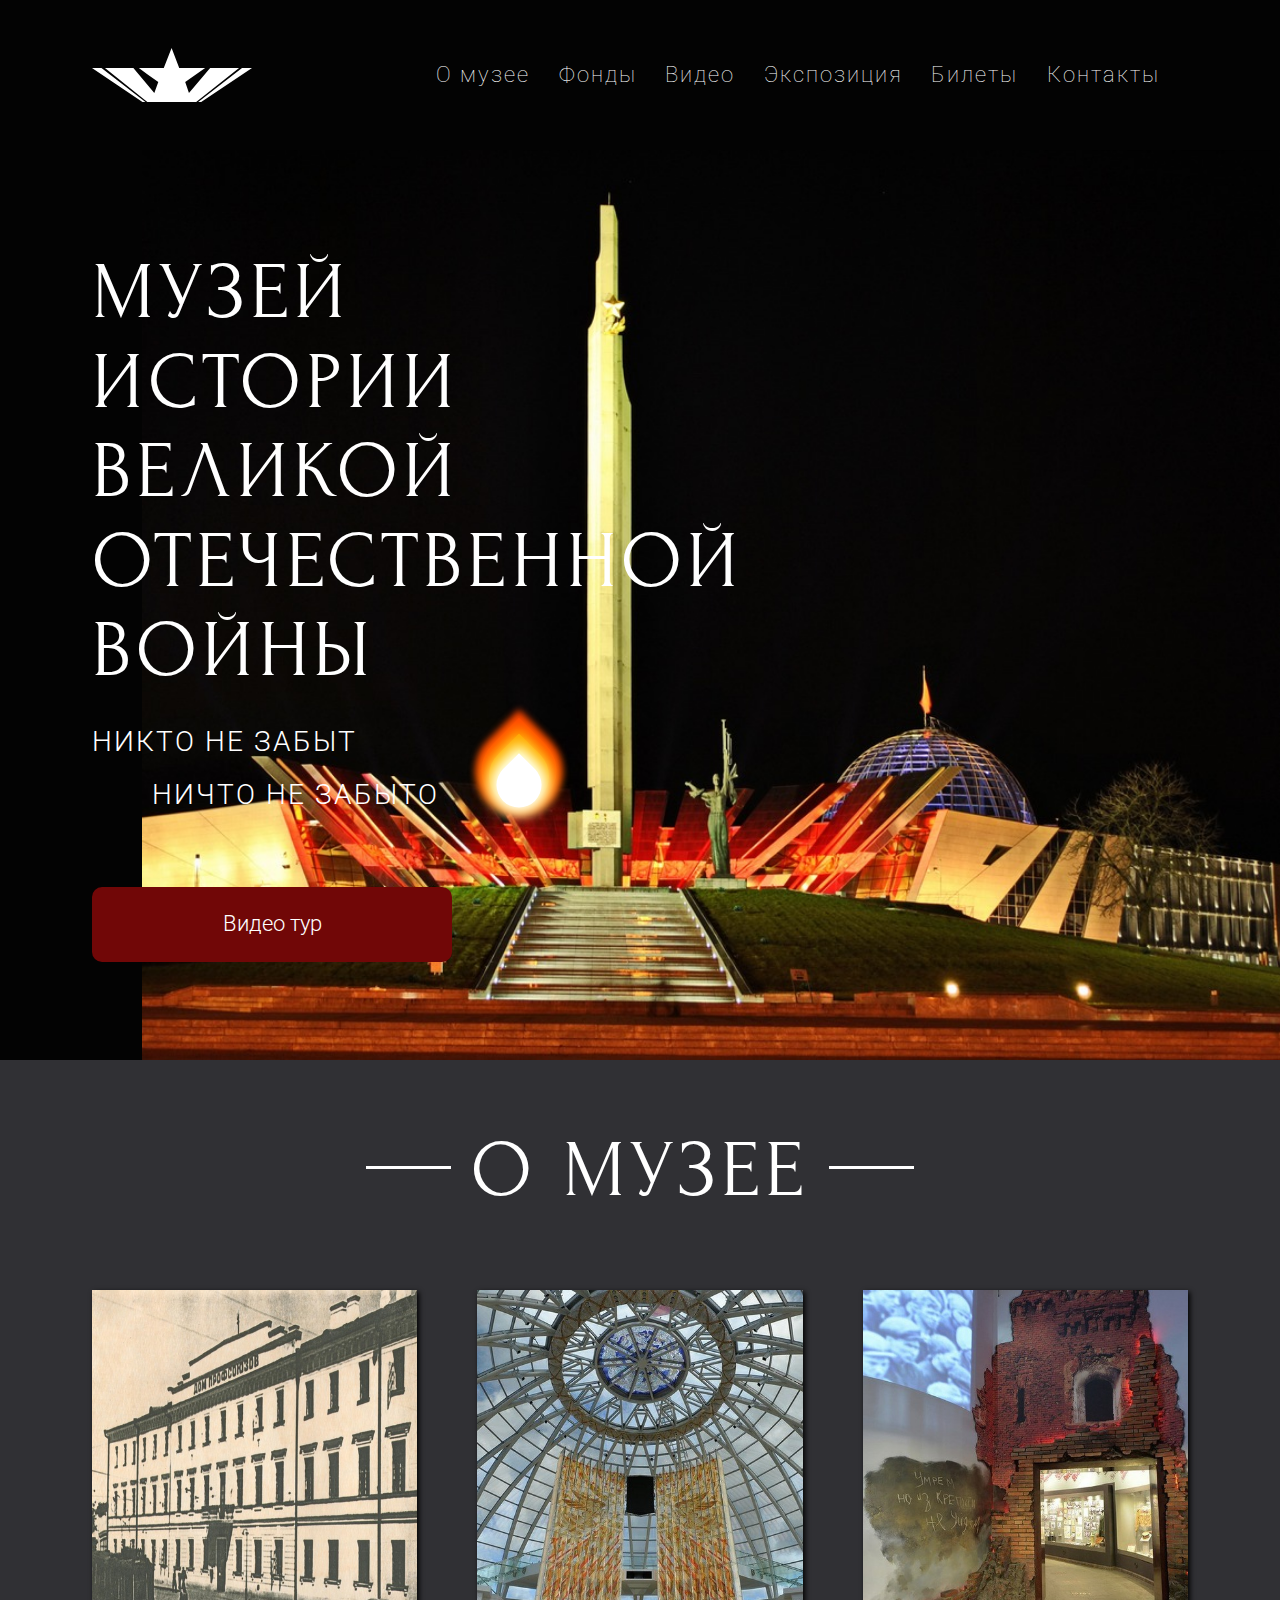
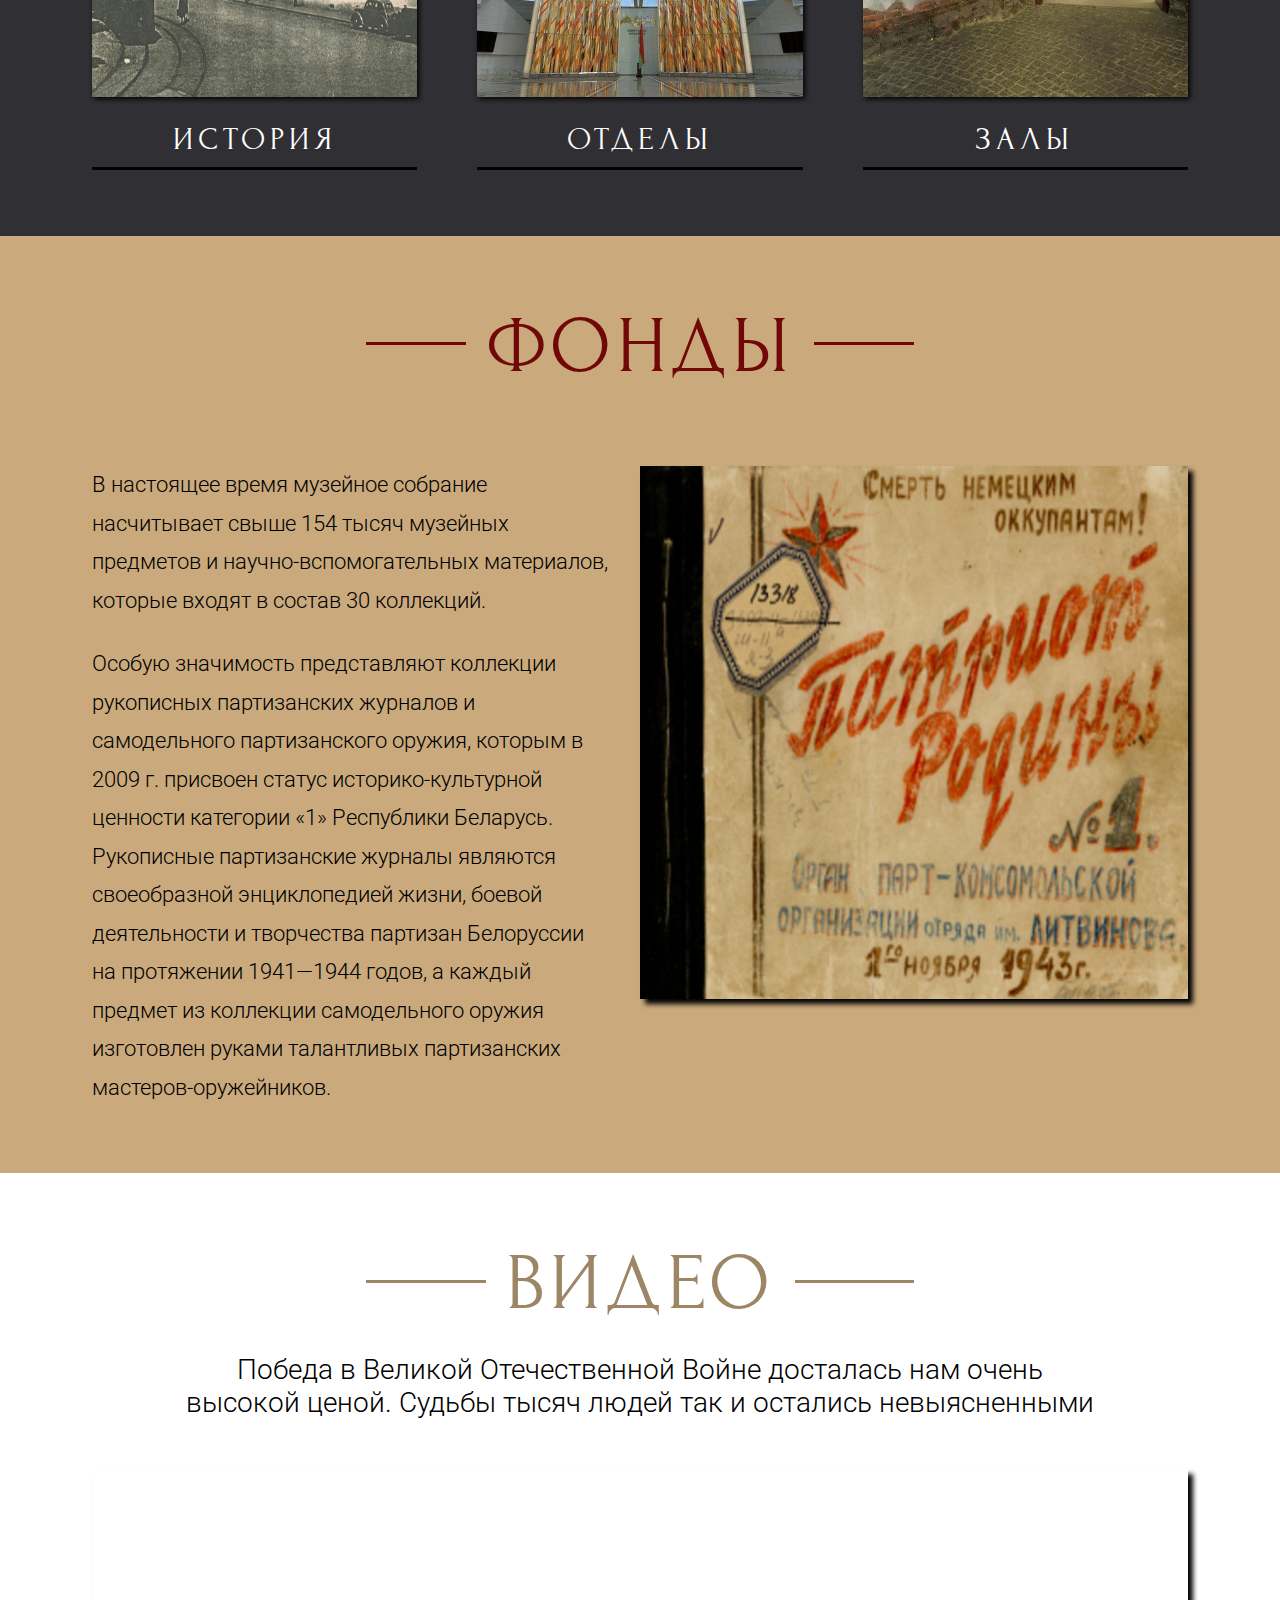
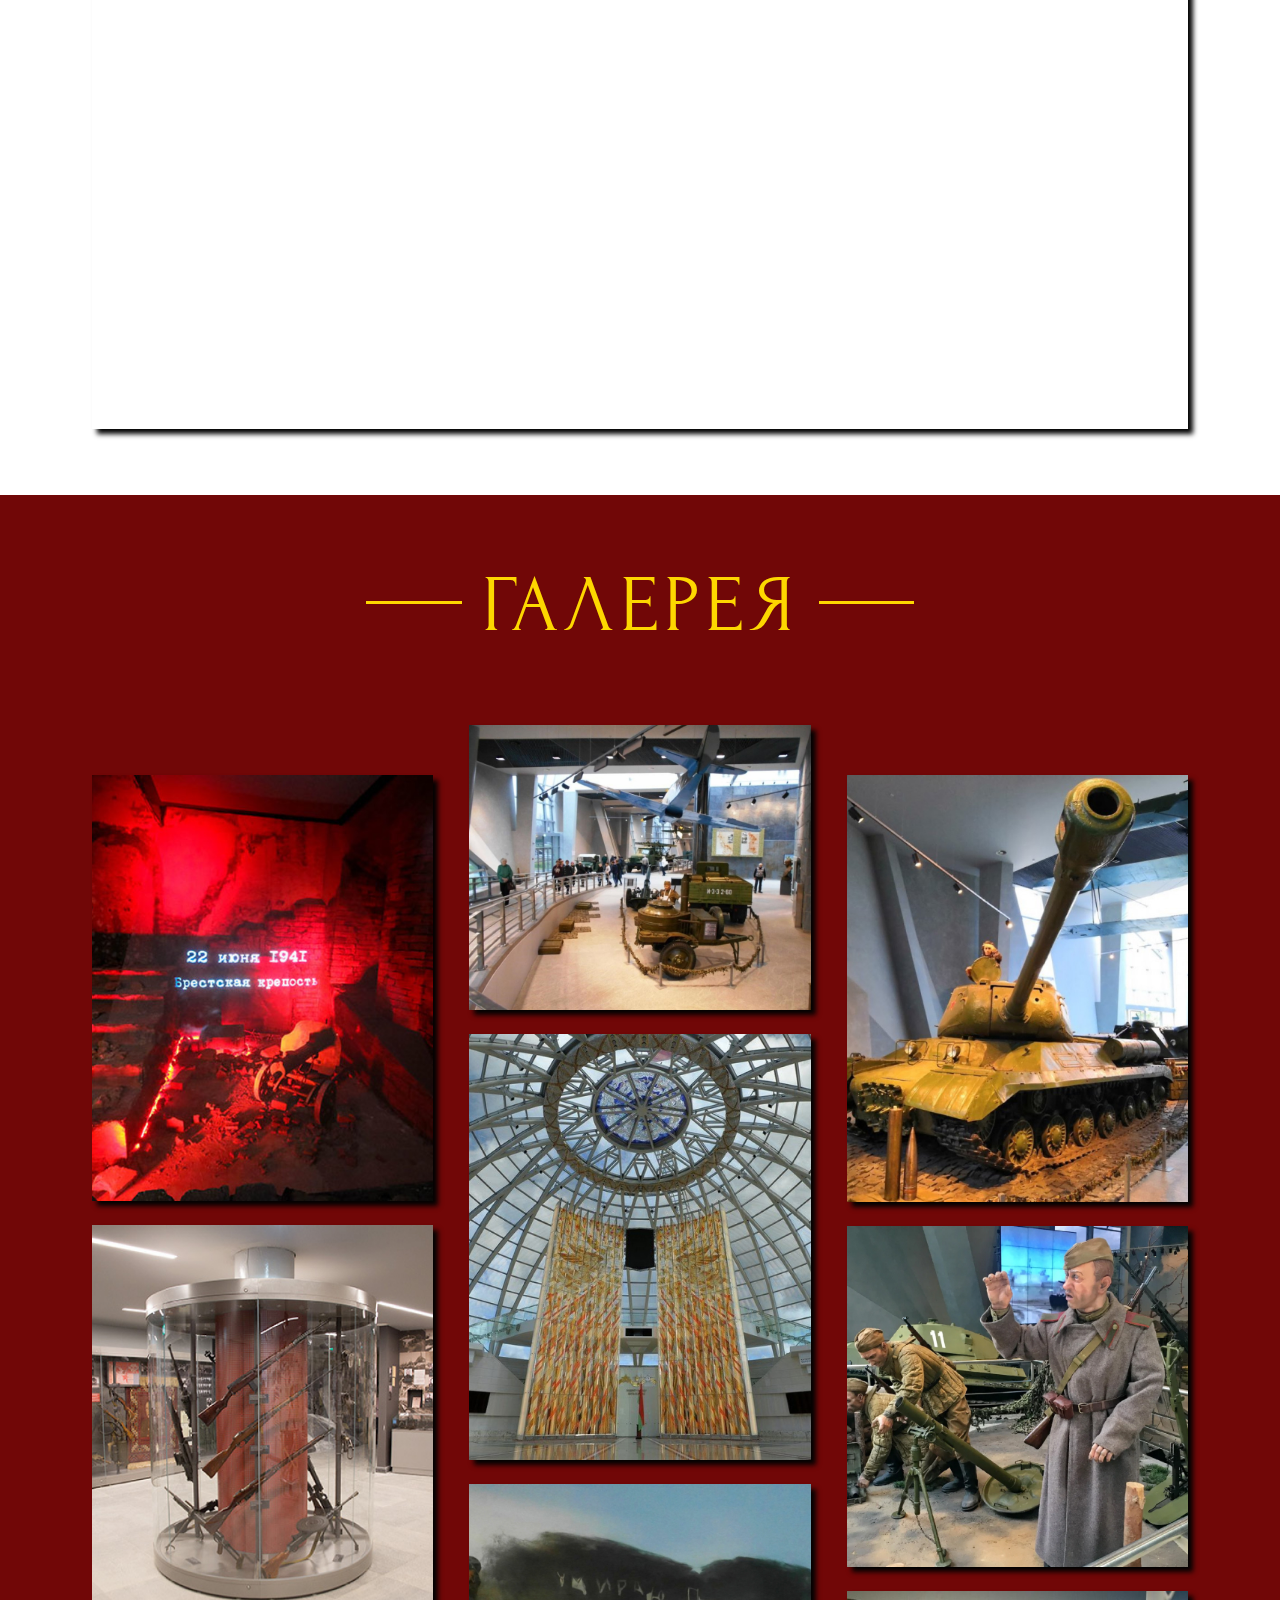
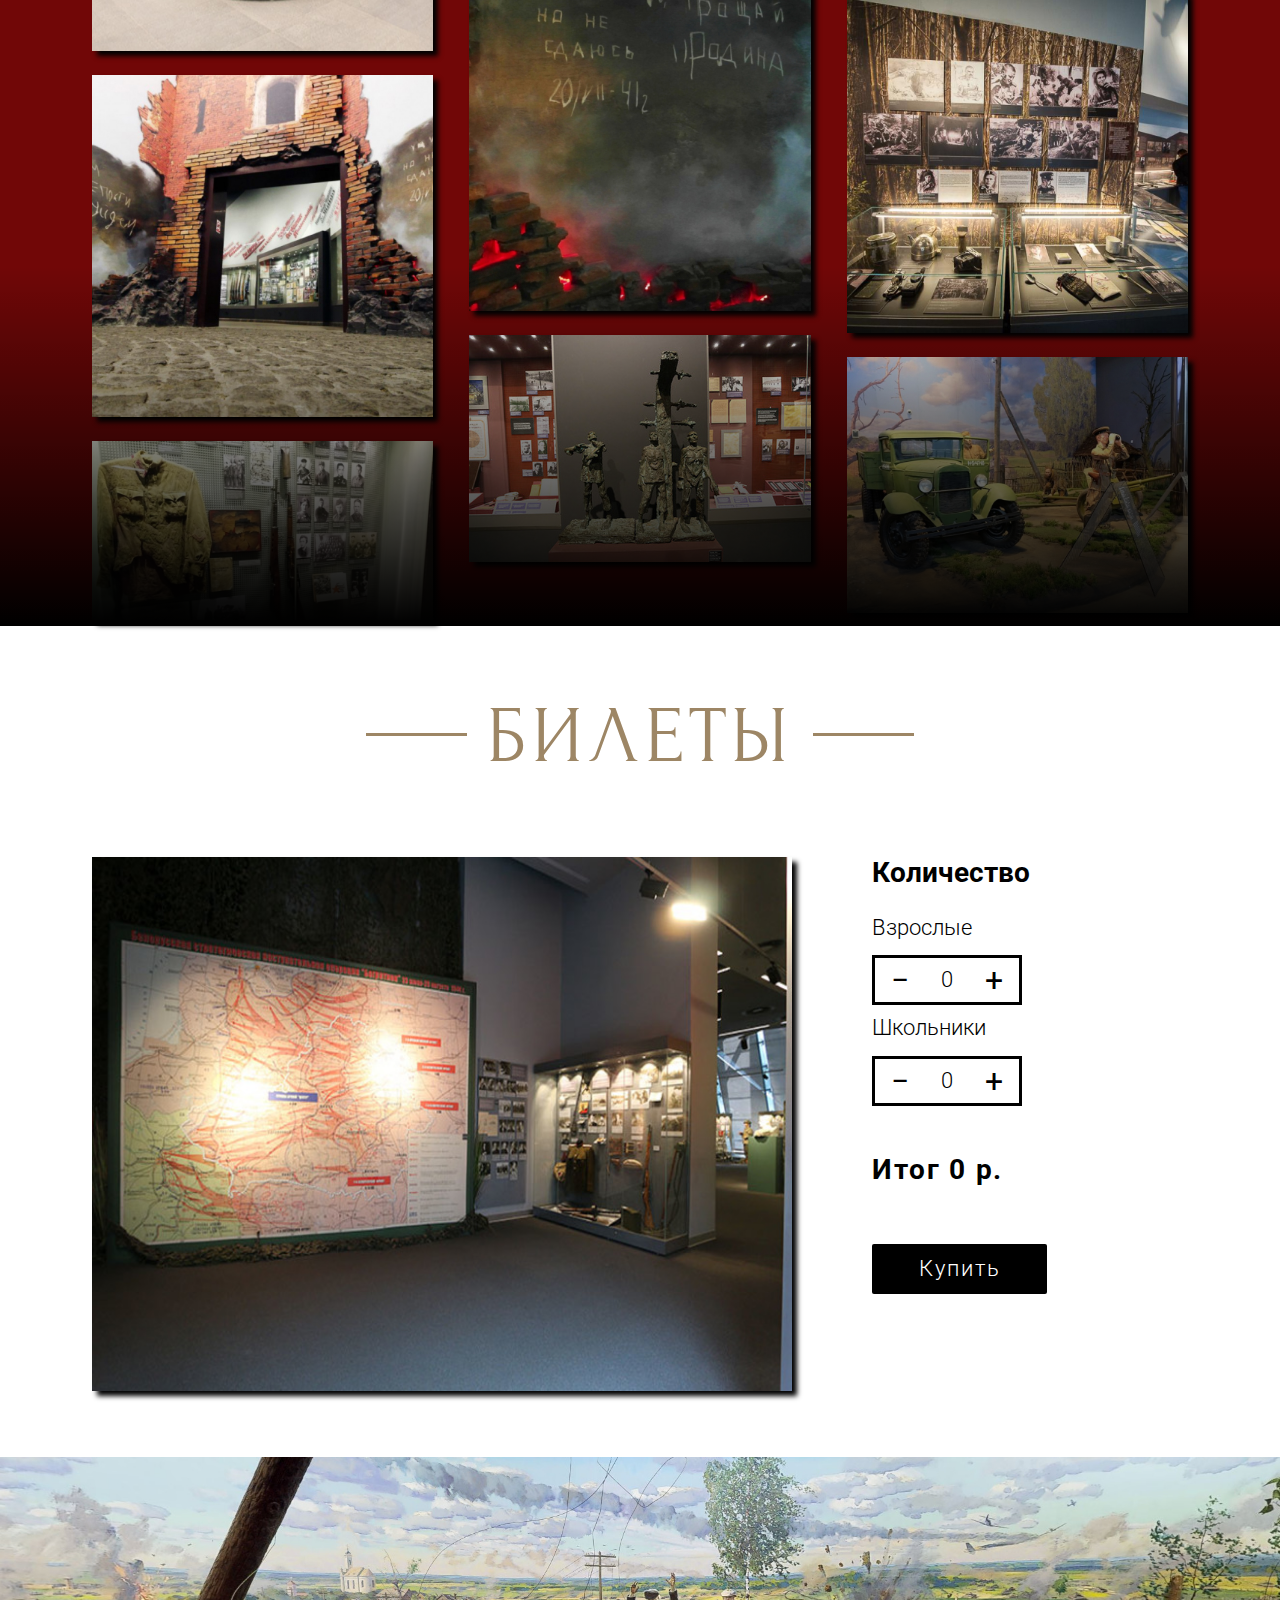
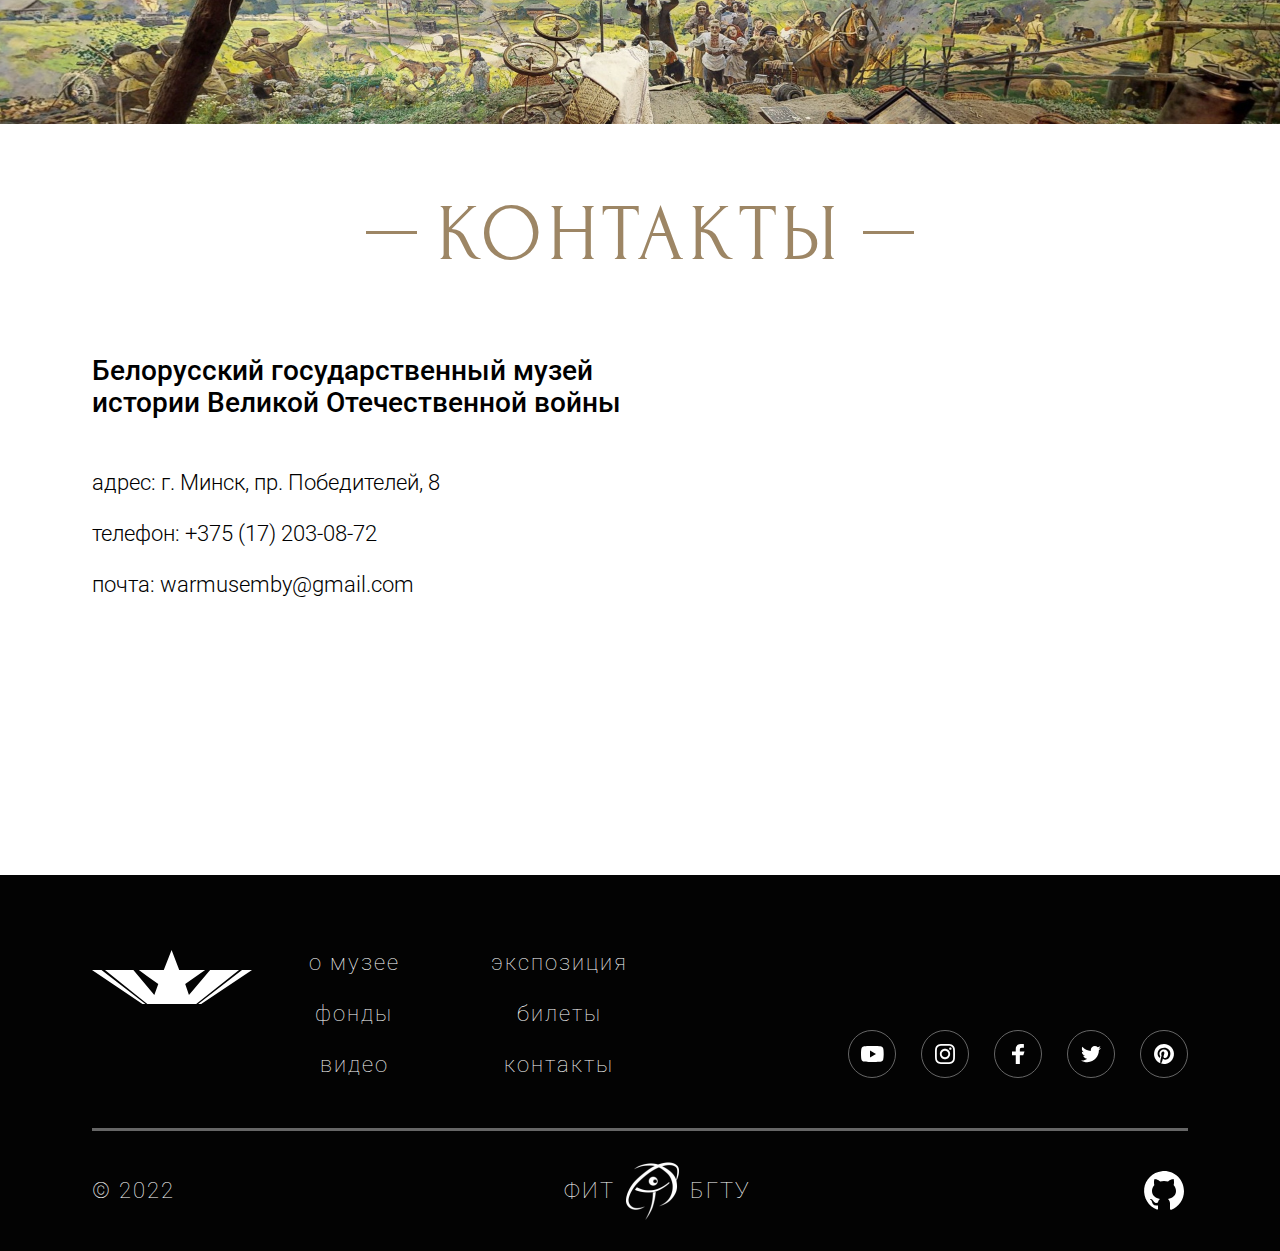
<file: warmuseum/index.html>
<!DOCTYPE html>
<html lang="ru">

<head>
	<meta charset="UTF-8" />
	<meta http-equiv="X-UA-Compatible" content="IE=edge" />
	<meta name="viewport" content="width=device-width, initial-scale=1.0" />
	<link rel="stylesheet" href="assets/css/style.css" />
	<link rel="icon" href="assets/favicon.ico" />
	<title>Главная страница</title>
</head>

<body>
	<div class="wrapper">
		<header class="header">
			<div class="header__container _container">
				<a href="#" class="logo">
					<svg class="logo-icon">
						<use xlink:href="assets/svg/sprite.svg#logo"></use>
					</svg>
				</a>
				<nav class="header__menu menu">
					<ul class="menu__list">
						<li class="menu__item">
							<a href="#museum" class="menu__link">О музее</a>
						</li>
						<li class="menu__item">
							<a href="#fonds" class="menu__link">Фонды</a>
						</li>
						<li class="menu__item">
							<a href="#video" class="menu__link">Видео</a>
						</li>
						<li class="menu__item">
							<a href="#exposition" class="menu__link">Экспозиция</a>
						</li>
						<li class="menu__item">
							<a href="#price" class="menu__link">Билеты</a>
						</li>
						<li class="menu__item">
							<a href="#contacts" class="menu__link">Контакты</a>
						</li>
					</ul>
				</nav>
				<div class="menu__icon">
					<span></span>
				</div>
			</div>
		</header>
		<main class="main">
			<section id="hero" class="hero">
				<div class="hero__container _container">
					<div class="hero__content">
						<h1 class="hero__title">музей истории великой отечественной войны</h1>
						<div class="hero__subtitle">
							<p class="hero__text">
								Никто не забыт
								<span>Ничто не забыто</span>
							</p>
							<div class="hero__animation">
								<div class="red flame"></div>
								<div class="orange flame"></div>
								<div class="yellow flame"></div>
								<div class="white flame"></div>
							</div>
						</div>
						<button class="hero__button">Видео тур</button>
					</div>
			</section>
			<section id="museum" class="museum">
				<div class="museum__container _box _container">
					<div class="museum__header header-block">
						<h2 class="header-block__title">о музее</h2>
					</div>
					<div class="museum__body">
						<div class="museum__column">
							<div class="museum__item">
								<a href="assets/html/history.html" class="museum__link">
									<img src="assets/img/museum_1.jpg" class="museum__image" alt="история музея">
									<h3 class="museum__subtitle">история</h3>
								</a>
							</div>
						</div>
						<div class="museum__column">
							<div class="museum__item">
								<a href="assets/html/departments.html" class="museum__link">
									<img src="assets/img/museum_2.jpg" class="museum__image" alt="отделы музея">
									<h3 class="museum__subtitle">отделы</h3>
								</a>
							</div>
						</div>
						<div class="museum__column">
							<div class="museum__item">
								<a href="assets/html/exposition.html" class="museum__link">
									<img src="assets/img/museum_3.jpg" class="museum__image" alt="история музея">
									<h3 class="museum__subtitle">залы</h3>
								</a>
							</div>
						</div>
					</div>
				</div>
			</section>
			<section id="fonds" class="fonds">
				<div class="fonds__container _box _container">
					<div class="fonds__header header-block">
						<h2 class="header-block__title">фонды</h2>
					</div>
					<div class="fonds__row">
						<div class="fonds__content">
							<p class="fonds__text-1">
								В настоящее время музейное собрание насчитывает свыше 154 тысяч музейных предметов и
								научно-вспомогательных материалов, которые входят в состав 30 коллекций.
							</p>
							<p class="fonds__text-2">
								Особую значимость представляют коллекции рукописных партизанских журналов и самодельного партизанского
								оружия, которым в 2009 г. присвоен статус историко-культурной ценности категории «1» Республики
								Беларусь. Рукописные партизанские журналы являются своеобразной энциклопедией жизни, боевой
								деятельности и творчества партизан Белоруссии на протяжении 1941—1944 годов, а каждый предмет из
								коллекции самодельного оружия изготовлен руками талантливых партизанских мастеров-оружейников.
							</p>
						</div>
						<div class="fonds__image_box">
							<img src="assets/img/fonds_1.jpg" class="fonds__image" alt="партизанский журнал">
						</div>
					</div>
				</div>
			</section>
			<section id="video" class="video">
				<div class="video__container _box _container">
					<div class="video__header header-block">
						<h2 class="header-block__title">Видео</h2>
					</div>
					<div class="video__content">
						<p class="video__desc">
							Победа в Великой Отечественной Войне досталась нам очень высокой ценой. Судьбы тысяч людей так и остались
							невыясненными
						</p>
						<div class="video__player">
							<iframe width="560" height="315" src="https://www.youtube.com/embed/0pkNwrj7H34"
								title="YouTube video player" frameborder="0"
								allow="accelerometer; autoplay; clipboard-write; encrypted-media; gyroscope; picture-in-picture"
								allowfullscreen></iframe>
						</div>
					</div>
				</div>
			</section>
			<section id="exposition" class="exposition">
				<div class="exposition__container _box _container">
					<div class="exposition__header header-block">
						<h2 class="header-block__title">галерея</h2>
					</div>
					<div class="exposition__body">
						<div class="exposition__items">
							<img class="exposition__img" src="assets/img/exposition_1.jpg" alt="экспонаты музея">
							<img class="exposition__img" src="assets/img/exposition_2.jpg" alt="экспонаты музея">
							<img class="exposition__img" src="assets/img/exposition_3.jpg" alt="экспонаты музея">
							<img class="exposition__img" src="assets/img/exposition_4.jpg" alt="экспонаты музея">
						</div>
						<div class="exposition__items">
							<img class="exposition__img" src="assets/img/exposition_5.jpg" alt="экспонаты музея">
							<img class="exposition__img" src="assets/img/exposition_6.jpg" alt="экспонаты музея">
							<img class="exposition__img" src="assets/img/exposition_7.jpg" alt="экспонаты музея">
							<img class="exposition__img" src="assets/img/exposition_8.jpg" alt="экспонаты музея">
						</div>
						<div class="exposition__items">
							<img class="exposition__img" src="assets/img/exposition_9.jpg" alt="экспонаты музея">
							<img class="exposition__img" src="assets/img/exposition_10.jpg" alt="экспонаты музея">
							<img class="exposition__img" src="assets/img/exposition_11.jpg" alt="экспонаты музея">
							<img class="exposition__img" src="assets/img/exposition_12.jpg" alt="экспонаты музея">
						</div>
					</div>
					<div class="exposition__shadow"></div>
				</div>
			</section>
			<section id="price" class="price">
				<div class="price__container _box _container">
					<div class="price__header header-block">
						<h2 class="header-block__title">билеты</h2>
					</div>
					<div class="price__row">
						<div class="price__image_box">
							<img src="assets/img/price_1.jpg" class="price__image" alt="экспозиция музея">
						</div>
						<div class="price__content">
							<p class="price__subtitle">Количество</p>
							<p class="price__desc">Взрослые</p>
							<div class="price__count">
								<button class="price__counter_btn" data-direction="minus">&#8722;</button>
								<span class="price__counter" data-price="9">0</span>
								<button class="price__counter_btn" data-direction="plus">&#43;</button>
							</div>
							<p class="price__desc">Школьники</p>
							<div class="price__count">
								<button class="price__counter_btn" data-direction="minus">&#8722;</button>
								<span class="price__counter" data-price="4.5">0</span>
								<button class="price__counter_btn" data-direction="plus">&#43;</button>
							</div>
							<p class="price__total">Итог <span class="price__total-count">0</span> р.</p>
							<button class="price__button">Купить</button>
						</div>
					</div>
				</div>
			</section>
			<div class="main__diarama_box">
				<img src="assets/img/diarama.jpg" class="main__diarama" alt="диарама обороны Минска">
			</div>
			<section id="contacts" class="contacts">
				<div class="contacts__container _box _container">
					<div class="contacts__header header-block">
						<h2 class="header-block__title">контакты</h2>
					</div>
					<div class="contacts__row">
						<div class="contacts__content">
							<p class="contacts__lead">
								Белорусский государственный музей истории Великой Отечественной войны
							</p>
							<span class="contacts__info">адрес: г. Минск, пр. Победителей, 8</span>
							<span class="contacts__info">телефон: +375 (17) 203-08-72</span>
							<span class="contacts__info">почта: warmusemby@gmail.com</span>
						</div>
						<div class="contacts__map">
							<iframe
								src="https://yandex.ru/map-widget/v1/?um=constructor%3Ab3268bdcedc9d9b8ac53f703e24ca516f6c71eaf5efde4a22216bd67ff386287&amp;source=constructor"
								width="600" height="450" frameborder="0"></iframe>
						</div>
					</div>
				</div>
			</section>
		</main>
		<footer class="footer">
			<div class="footer__container _container">
				<div class="footer__top">
					<div class="footer__menu">
						<div class="footer__menu_col">
							<a href="#" class="logo">
								<svg class="logo-icon">
									<use xlink:href="assets/svg/sprite.svg#logo"></use>
								</svg>
							</a>
						</div>
						<div class="footer__menu_col">
							<ul class="footer__menu_list">
								<li class="menu__item">
									<a href="#museum" class="menu__link">о музее</a>
								</li>
								<li class="menu__item">
									<a href="#fonds" class="menu__link">фонды</a>
								</li>
								<li class="menu__item">
									<a href="#video" class="menu__link">видео</a>
								</li>
							</ul>
						</div>
						<div class="footer__menu_col">
							<ul class="footer__menu_list">
								<li class="menu__item">
									<a href="#exposition" class="menu__link">экспозиция</a>
								</li>
								<li class="menu__item">
									<a href="#price" class="menu__link">билеты</a>
								</li>
								<li class="menu__item">
									<a href="#contacts" class="menu__link">контакты</a>
								</li>
							</ul>
						</div>
					</div>
					<div class="footer__social social">
						<ul class="social__list">
							<li class="social__item">
								<a href="#no_scroll" class="social__link">
									<svg class="social-icon">
										<use xlink:href="assets/svg/sprite.svg#youtube"></use>
									</svg>
								</a>
							</li>
							<li class="social__item">
								<a href="#no_scroll" class="social__link">
									<svg class="social-icon">
										<use xlink:href="assets/svg/sprite.svg#instagram"></use>
									</svg>
								</a>
							</li>
							<li class="social__item">
								<a href="#no_scroll" class="social__link">
									<svg class="social-icon">
										<use xlink:href="assets/svg/sprite.svg#facebook"></use>
									</svg>
								</a>
							</li>
							<li class="social__item">
								<a href="#no_scroll" class="social__link">
									<svg class="social-icon">
										<use xlink:href="assets/svg/sprite.svg#twitter"></use>
									</svg>
								</a>
							</li>
							<li class="social__item">
								<a href="#no_scroll" class="social__link">
									<svg class="social-icon">
										<use xlink:href="assets/svg/sprite.svg#pinterest"></use>
									</svg>
								</a>
							</li>
						</ul>
					</div>
				</div>
				<div class="footer__bottom">
					<div class="footer__row">
						<div class="footer__text">
							<span class="footer__text">© 2022</span>
						</div>
						<a href="https://it.belstu.by/" class="footer__caption">
							ФИТ
							<img src="assets/img/facultet_logo.png" class="footer__caption_img" alt="ФИТ БГТУ">
							БГТУ
						</a>
						<a href="https://github.com/Yauheni2004" class="github-logo">
							<svg class="github-logo-icon">
								<use xlink:href="assets/svg/sprite.svg#github"></use>
							</svg>
						</a>
					</div>
				</div>
			</div>
		</footer>
	</div>
	<script src="assets/js/index.js"></script>
</body>

</html>
</file>
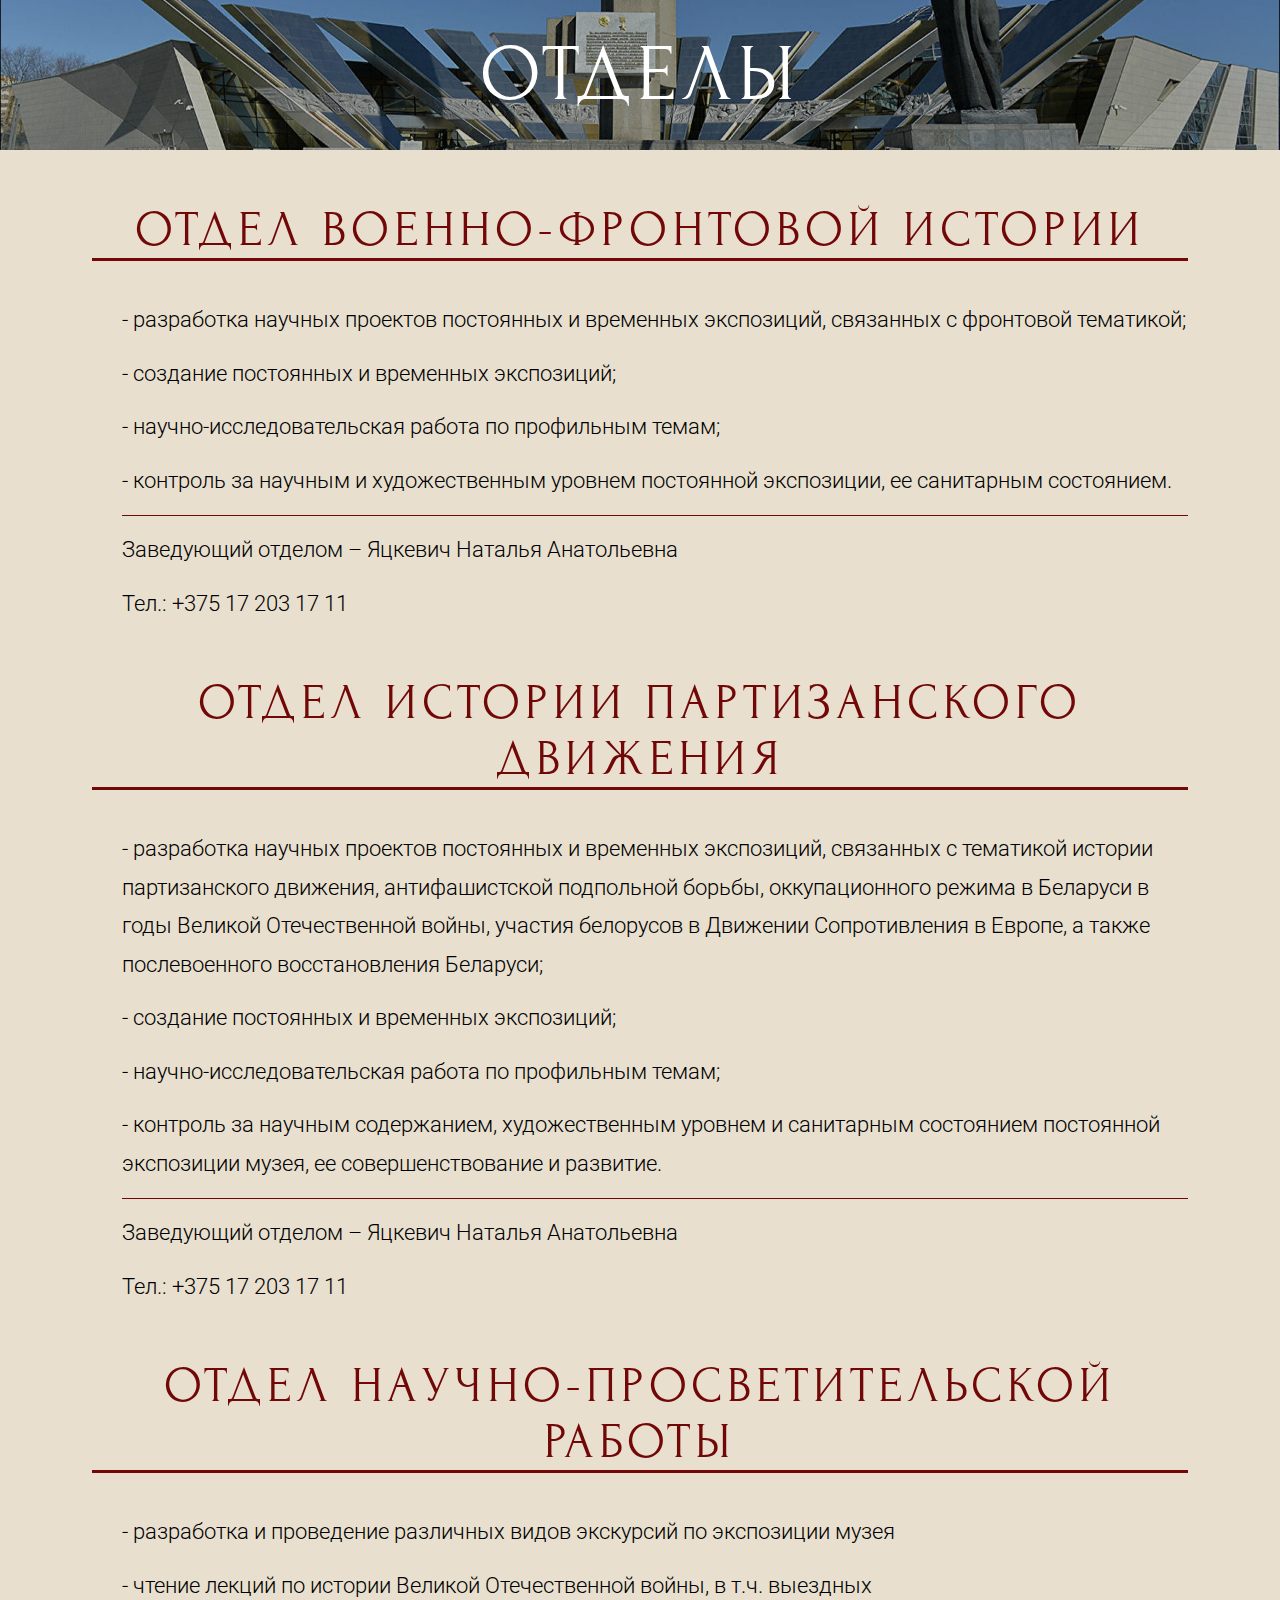
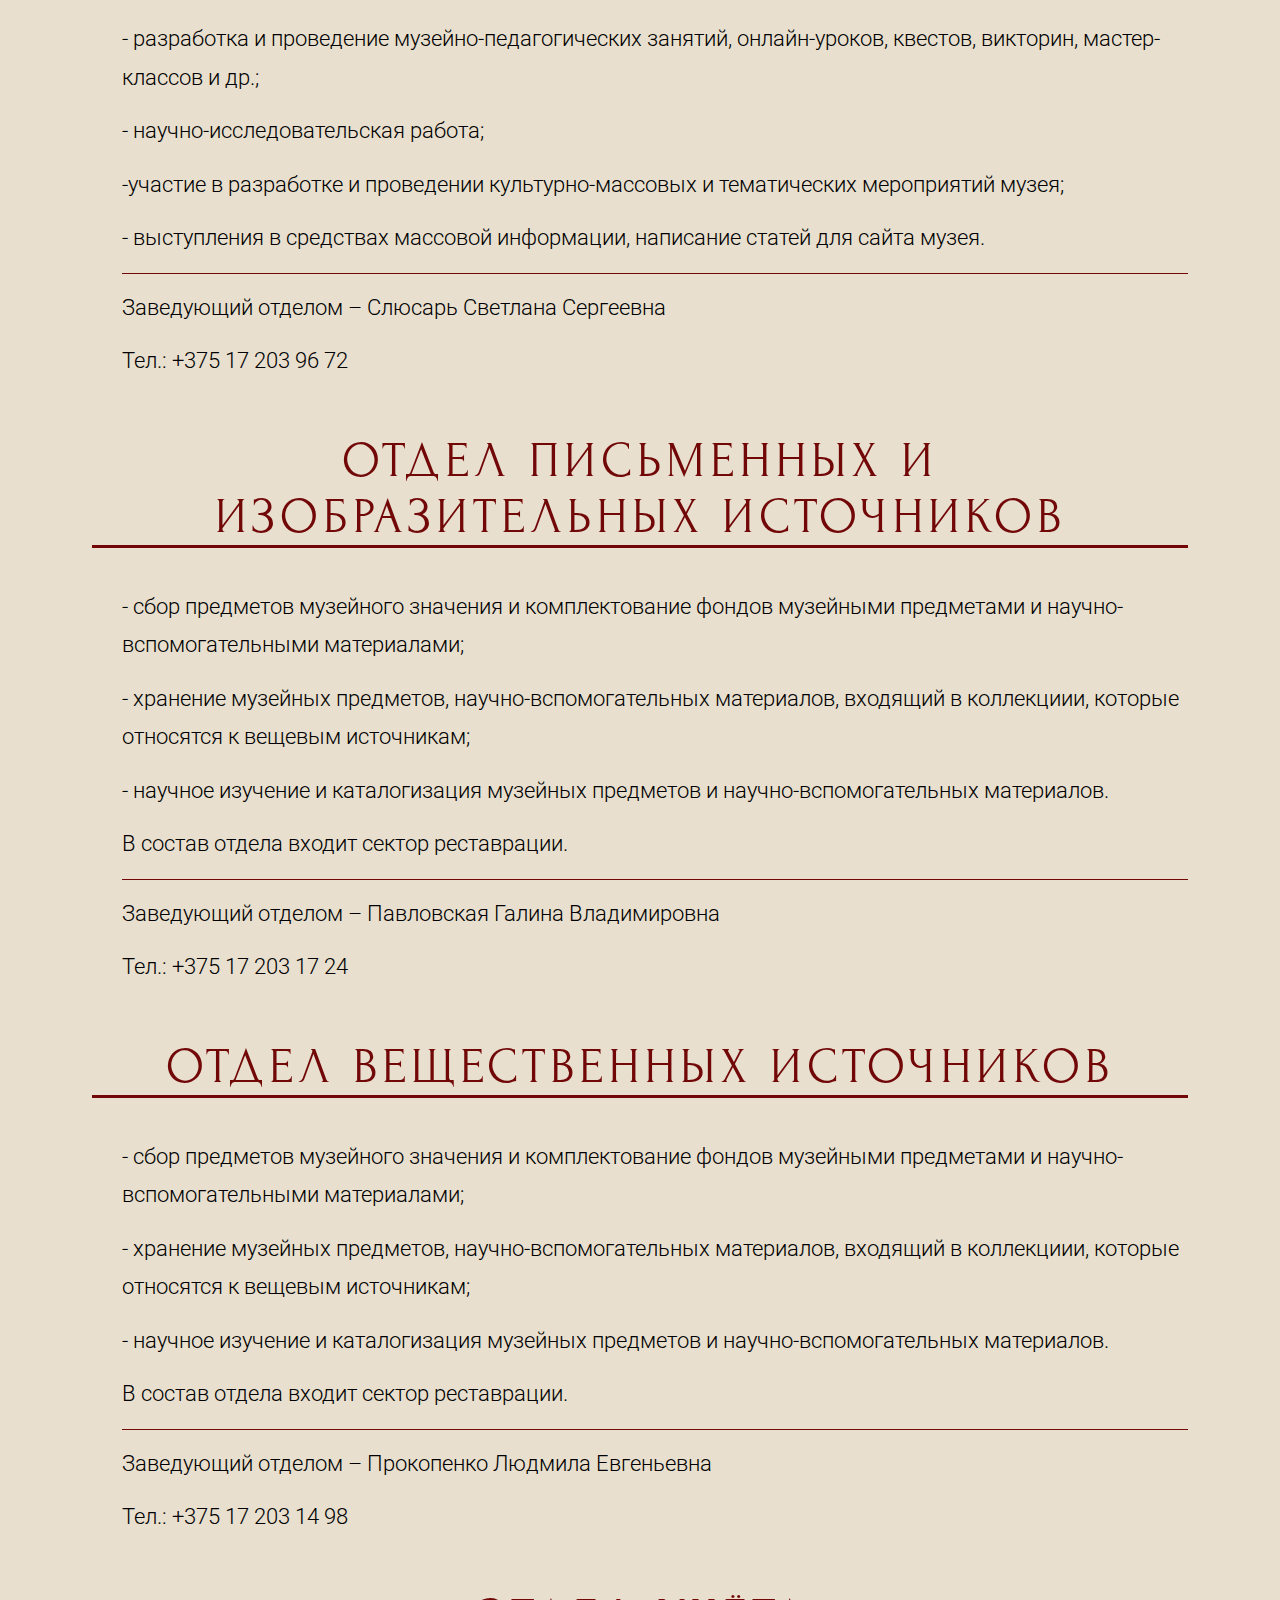
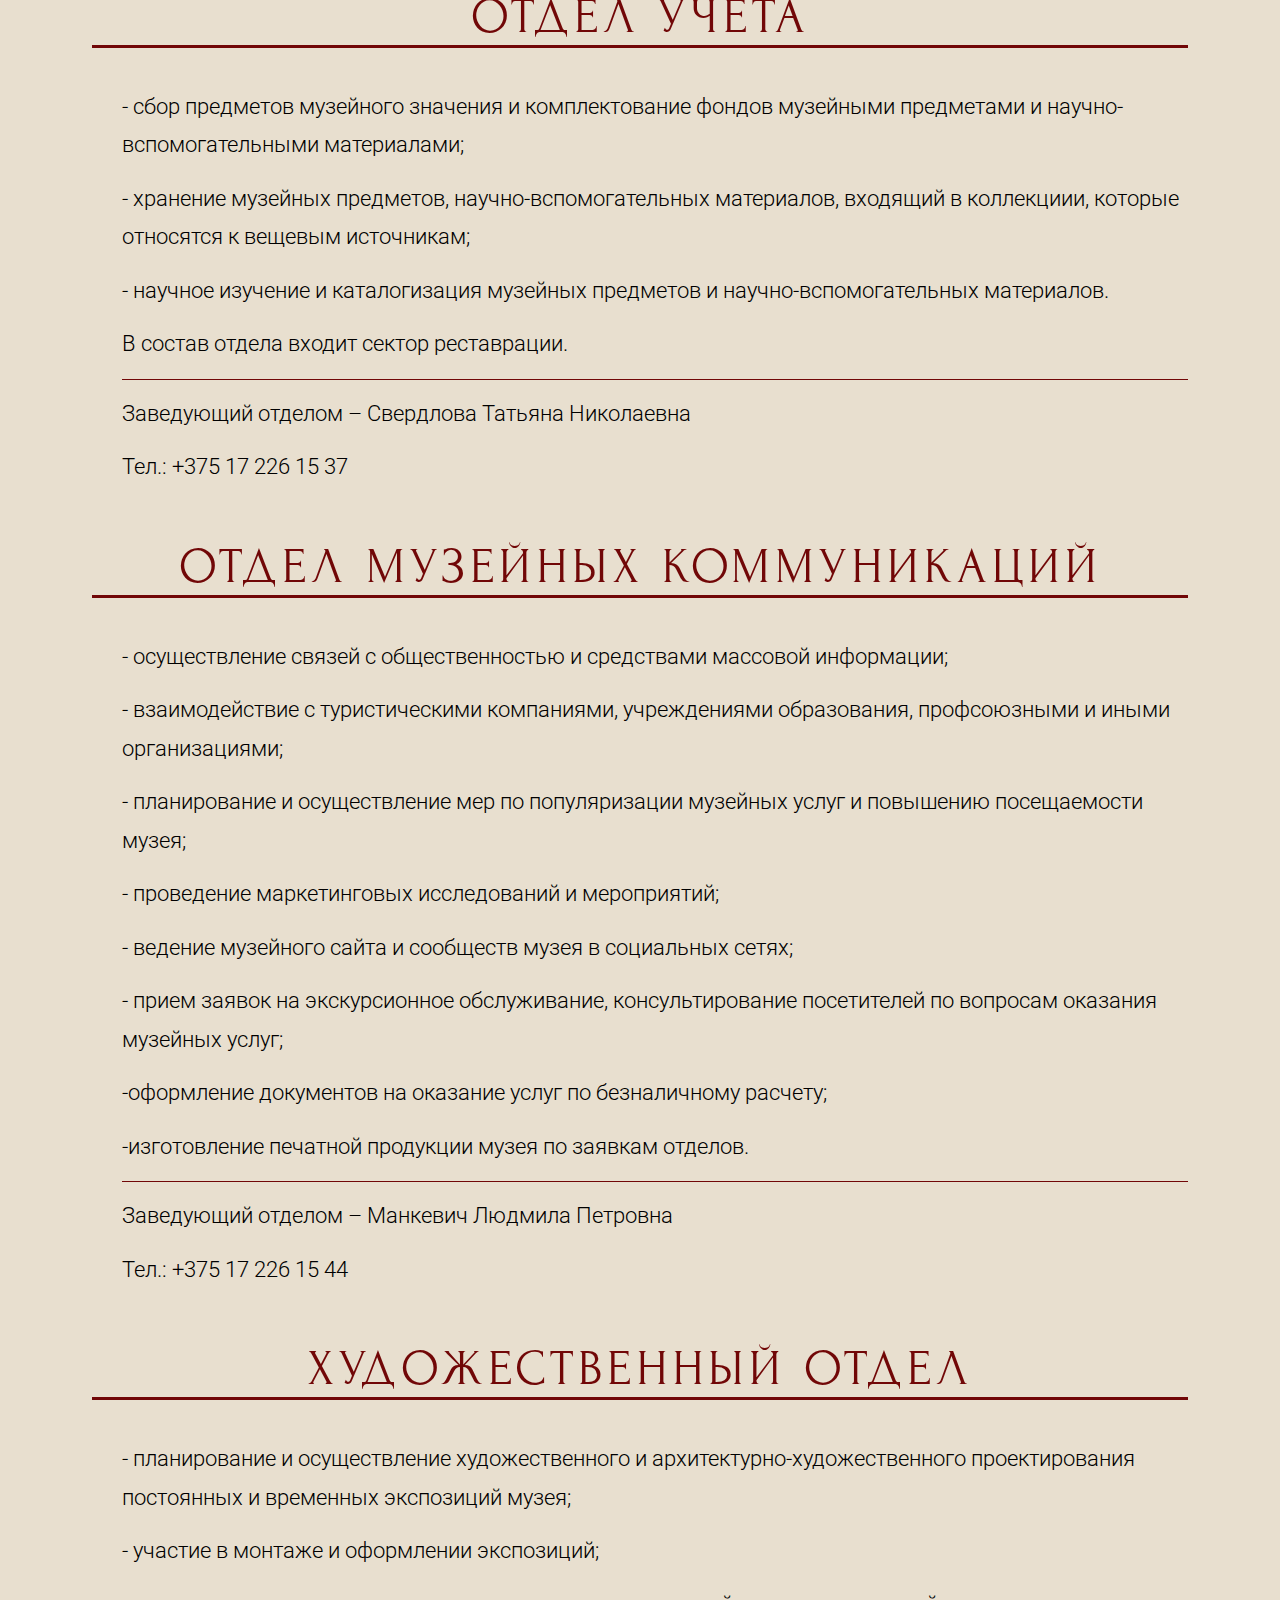
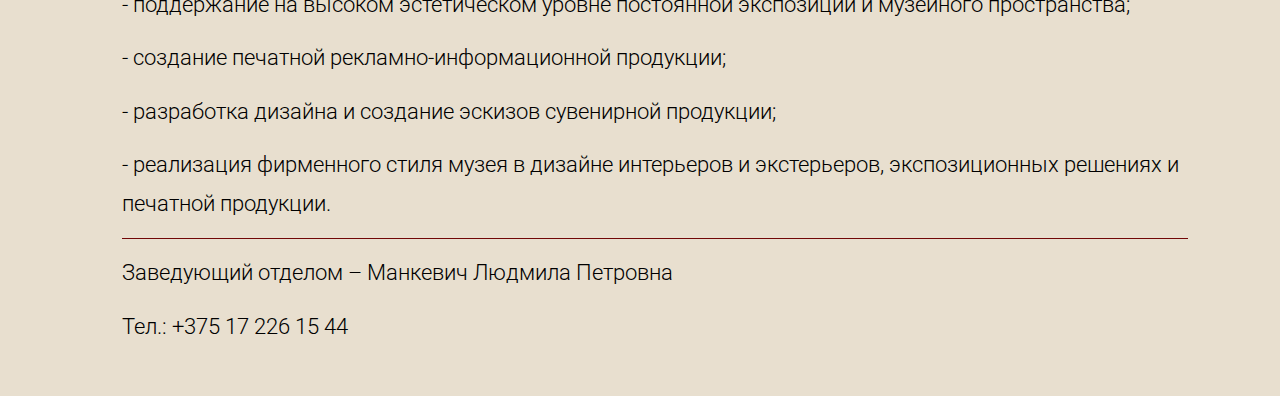
<file: assets/html/departments.html>
<!DOCTYPE html>
<html lang="ru">

<head>
	<meta charset="UTF-8">
	<meta http-equiv="X-UA-Compatible" content="IE=edge">
	<meta name="viewport" content="width=device-width, initial-scale=1.0">
	<link rel="stylesheet" href="../css/departments.css" />
	<link rel="icon" href="../favicon.ico" />
	<title>Отделы</title>
</head>

<body>
	<div class="wrapper">
		<header class="header">
			<div class="header__container _container">
				<h1 class="header__title">Отделы</h1>
			</div>
		</header>
		<main class="main">
			<section id="war-department" class="war-department">
				<div class="war-department__container _box _container">
					<div class="war-department__header header-block">
						<h2 class="header-block__title">отдел военно-фронтовой истории</h2>
					</div>
					<div class="war-department__content _content">
						<ul class="war-department__list list">
							<li class="list__item">
								- разработка научных проектов постоянных и временных экспозиций, связанных с
								фронтовой тематикой;
							</li>
							<li class="list__item">
								- создание постоянных и временных экспозиций;
							</li>
							<li class="list__item">
								- научно-исследовательская работа по профильным темам;
							</li>
							<li class="list__item">
								- контроль за научным и художественным уровнем постоянной экспозиции, ее санитарным
								состоянием.
							</li>
						</ul>
						<p class="war-department__text text">
							Заведующий отделом – Яцкевич Наталья Анатольевна
						</p>
						<p class="war-department__text text">
							Тел.: +375 17 203 17 11
						</p>
					</div>
				</div>
			</section>
			<section id="history-department" class="history-department">
				<div class="history-department__container _box _container">
					<div class="history-department__header header-block">
						<h2 class="header-block__title">отдел истории партизанского движения</h2>
					</div>
					<div class="history-department__content _content">
						<ul class="history-department__list list">
							<li class="list__item">
								- разработка научных проектов постоянных и временных экспозиций, связанных с
								тематикой истории
								партизанского движения, антифашистской подпольной борьбы, оккупационного режима в Беларуси в годы
								Великой
								Отечественной войны, участия белорусов в Движении Сопротивления в Европе, а также послевоенного
								восстановления Беларуси;
							</li>
							<li class="list__item">
								- создание постоянных и временных экспозиций;
							</li>
							<li class="list__item">
								- научно-исследовательская работа по профильным темам;
							</li>
							<li class="list__item">
								- контроль за научным содержанием, художественным уровнем и санитарным состоянием
								постоянной экспозиции
								музея, ее совершенствование и развитие.
							</li>
						</ul>
						<p class="history-department__text text">
							Заведующий отделом – Яцкевич Наталья Анатольевна
						</p>
						<p class="history-department__text text">
							Тел.: +375 17 203 17 11
						</p>
					</div>
				</div>
			</section>
			<section id="scinse-department" class="scinse-department">
				<div class="scinse-department__container _box _container">
					<div class="scinse-department__header header-block">
						<h2 class="header-block__title">отдел научно-просветительской работы</h2>
					</div>
					<div class="scinse-department__content _content">
						<ul class="scinse-department__list list">
							<li class="list__item">
								- разработка и проведение различных видов экскурсий по экспозиции музея
							</li>
							<li class="list__item">
								- чтение лекций по истории Великой Отечественной войны, в т.ч. выездных
							</li>
							<li class="list__item">
								- разработка и проведение музейно-педагогических занятий, онлайн-уроков, квестов,
								викторин,
								мастер-классов и др.;
							</li>
							<li class="list__item">
								- научно-исследовательская работа;
							</li>
							<li class="list__item">
								-участие в разработке и проведении культурно-массовых и тематических мероприятий
								музея;
							</li>
							<li class="list__item">
								- выступления в средствах массовой информации, написание статей для сайта музея.
							</li>
						</ul>
						<p class="scinse-department__text text">
							Заведующий отделом – Слюсарь Светлана Сергеевна
						</p>
						<p class="scinse-department__text text">
							Тел.: +375 17 203 96 72
						</p>
					</div>
				</div>
			</section>
			<section id="written-department" class="written-department">
				<div class="written-department__container _box _container">
					<div class="written-department__header header-block">
						<h2 class="header-block__title">отдел письменных и изобразительных источников</h2>
					</div>
					<div class="written-department__content _content">
						<ul class="written-department__list list">
							<li class="list__item">
								- сбор предметов музейного значения и комплектование фондов музейными предметами и
								научно-вспомогательными материалами;
							</li>
							<li class="list__item">
								- хранение музейных предметов, научно-вспомогательных материалов, входящий в
								коллекциии, которые
								относятся к вещевым источникам;
							</li>
							<li class="list__item">
								- научное изучение и каталогизация музейных предметов и научно-вспомогательных
								материалов.
							</li>
							<li class="list__item">
								В состав отдела входит сектор реставрации.
							</li>
						</ul>
						<p class="written-department__text text">
							Заведующий отделом – Павловская Галина Владимировна
						</p>
						<p class="written-department__text text">
							Тел.: +375 17 203 17 24
						</p>
					</div>
				</div>
			</section>
			<section id="material-department" class="material-department">
				<div class="material-department__container _box _container">
					<div class="material-department__header header-block">
						<h2 class="header-block__title">отдел вещественных источников</h2>
					</div>
					<div class="material-department__content _content">
						<ul class="material-department__list list">
							<li class="list__item">
								- сбор предметов музейного значения и комплектование фондов музейными предметами и
								научно-вспомогательными материалами;
							</li>
							<li class="list__item">
								- хранение музейных предметов, научно-вспомогательных материалов, входящий в
								коллекциии, которые
								относятся к вещевым источникам;
							</li>
							<li class="list__item">
								- научное изучение и каталогизация музейных предметов и научно-вспомогательных
								материалов.
							</li>
							<li class="list__item">
								В состав отдела входит сектор реставрации.
							</li>
						</ul>
						<p class="material-department__text text">
							Заведующий отделом – Прокопенко Людмила Евгеньевна
						</p>
						<p class="material-department__text text">
							Тел.: +375 17 203 14 98
						</p>
					</div>
				</div>
			</section>
			<section id="accounting-department" class="accounting-department">
				<div class="accounting-department__container _box _container">
					<div class="accounting-department__header header-block">
						<h2 class="header-block__title">отдел учёта</h2>
					</div>
					<div class="accounting-department__content _content">
						<ul class="accounting-department__list list">
							<li class="list__item">
								- сбор предметов музейного значения и комплектование фондов музейными предметами и
								научно-вспомогательными материалами;
							</li>
							<li class="list__item">
								- хранение музейных предметов, научно-вспомогательных материалов, входящий в коллекциии, которые
								относятся к вещевым источникам;
							</li>
							<li class="list__item">
								- научное изучение и каталогизация музейных предметов и научно-вспомогательных материалов.
							</li>
							<li class="list__item">
								В состав отдела входит сектор реставрации.
							</li>
						</ul>
						<p class="accounting-department__text text">
							Заведующий отделом – Свердлова Татьяна Николаевна
						</p>
						<p class="accounting-department__text text">
							Тел.: +375 17 226 15 37
						</p>
					</div>
				</div>
			</section>
			<section id="communication-department" class="communication-department">
				<div class="communication-department__container _box _container">
					<div class="communication-department__header header-block">
						<h2 class="header-block__title">отдел музейных коммуникаций</h2>
					</div>
					<div class="communication-department__content _content">
						<ul class="communication-department__list list">
							<li class="list__item">
								- осуществление связей с общественностью и средствами массовой информации;
							</li>
							<li class="list__item">
								- взаимодействие с туристическими компаниями, учреждениями образования, профсоюзными и иными
								организациями;
							</li>
							<li class="list__item">
								- планирование и осуществление мер по популяризации музейных услуг и повышению посещаемости музея;
							</li>
							<li class="list__item">
								- проведение маркетинговых исследований и мероприятий;
							</li>
							<li class="list__item">
								- ведение музейного сайта и сообществ музея в социальных сетях;
							</li>
							<li class="list__item">
								- прием заявок на экскурсионное обслуживание, консультирование посетителей по вопросам оказания
								музейных
								услуг;
							</li>
							<li class="list__item">
								-оформление документов на оказание услуг по безналичному расчету;
							</li>
							<li class="list__item">
								-изготовление печатной продукции музея по заявкам отделов.
							</li>
						</ul>
						<p class="communication-department__text text">
							Заведующий отделом – Манкевич Людмила Петровна
						</p>
						<p class="communication-department__text text">
							Тел.: +375 17 226 15 44
						</p>
					</div>
				</div>
			</section>
			<section id="art-department" class="art-department">
				<div class="art-department__container _box _container">
					<div class="art-department__header header-block">
						<h2 class="header-block__title">художественный отдел</h2>
					</div>
					<div class="art-department__content _content">
						<ul class="art-department__list list">
							<li class="list__item">
								- планирование и осуществление художественного и архитектурно-художественного
								проектирования постоянных
								и
								временных экспозиций музея;
							</li>
							<li class="list__item">
								- участие в монтаже и оформлении экспозиций;
							</li>
							<li class="list__item">
								- поддержание на высоком эстетическом уровне постоянной экспозиции и музейного
								пространства;
							</li>
							<li class="list__item">
								- создание печатной рекламно-информационной продукции;
							</li>
							<li class="list__item">
								- разработка дизайна и создание эскизов сувенирной продукции;
							</li>
							<li class="list__item">
								- реализация фирменного стиля музея в дизайне интерьеров и экстерьеров,
								экспозиционных решениях и
								печатной продукции.
							</li>
						</ul>
						<p class="art-department__text text">
							Заведующий отделом – Манкевич Людмила Петровна
						</p>
						<p class="art-department__text text">
							Тел.: +375 17 226 15 44
						</p>
					</div>
				</div>
			</section>
		</main>
	</div>
</body>

</html>
</file>
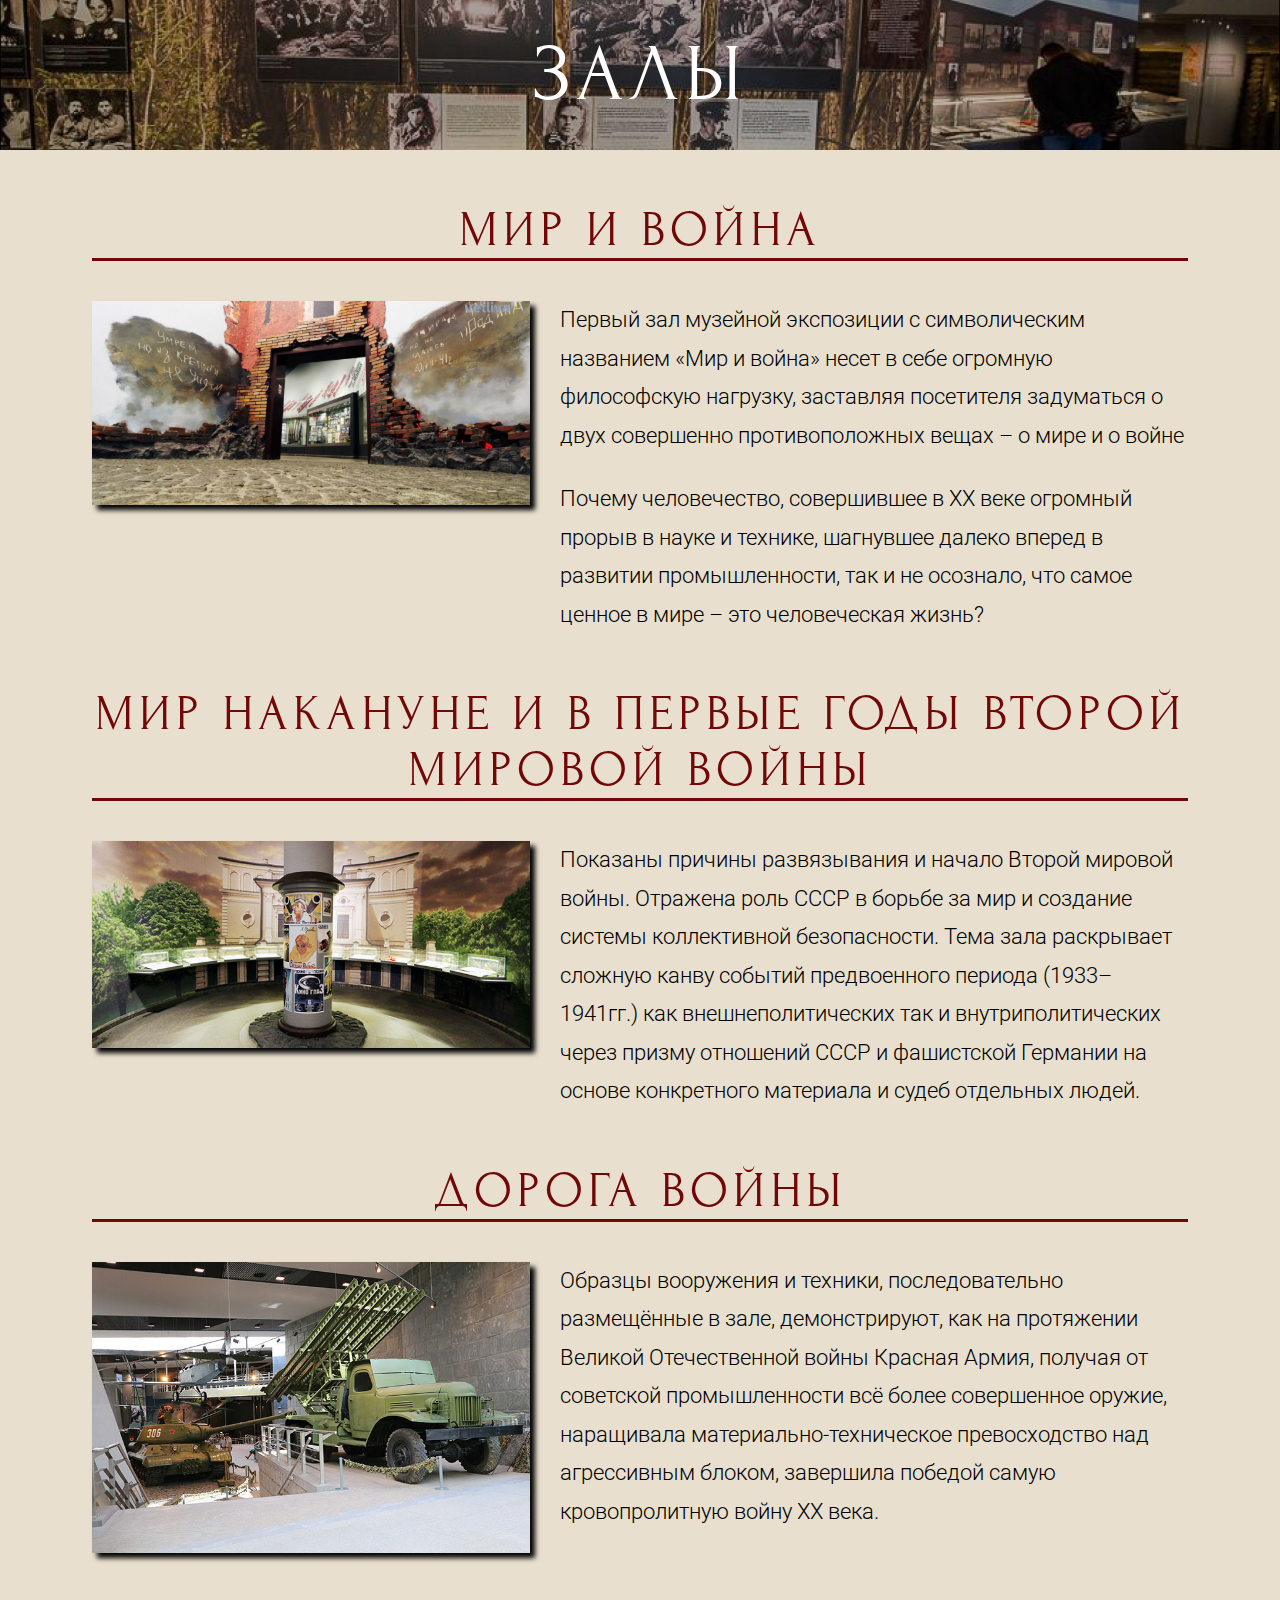
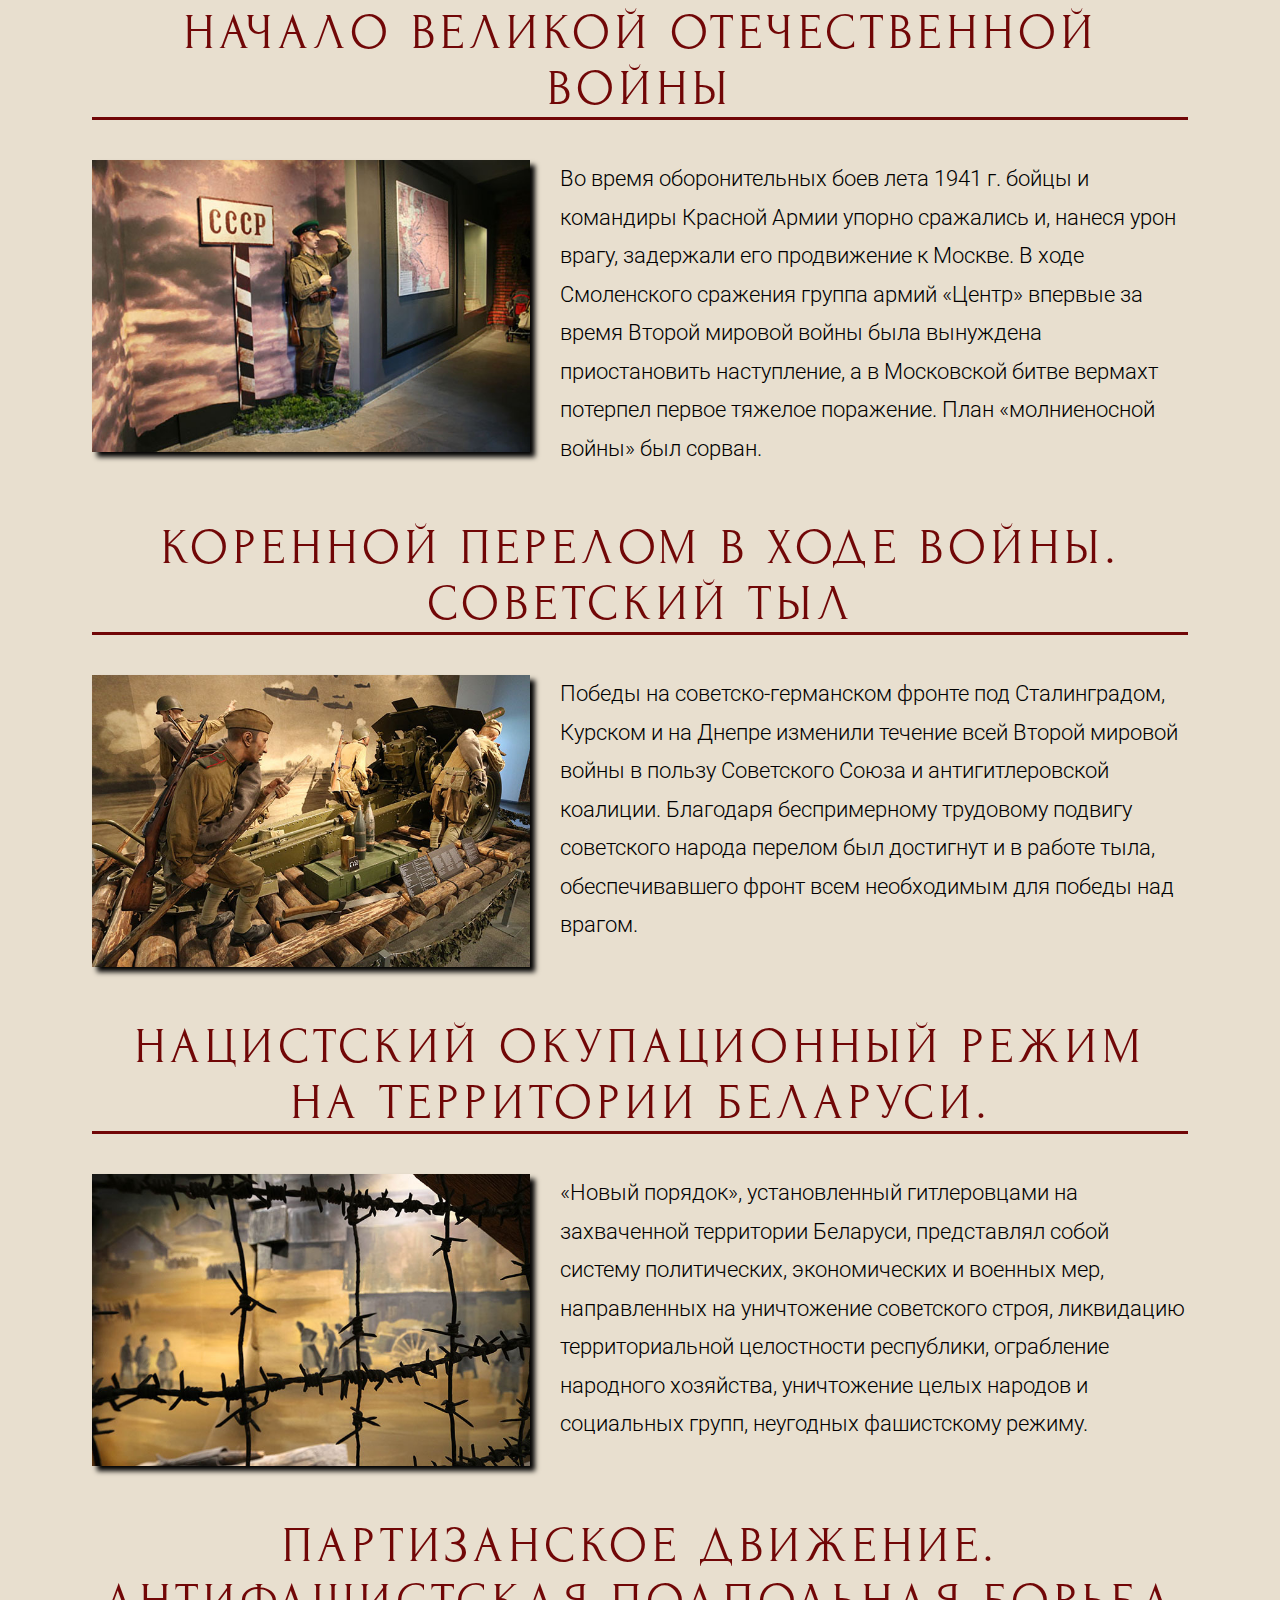
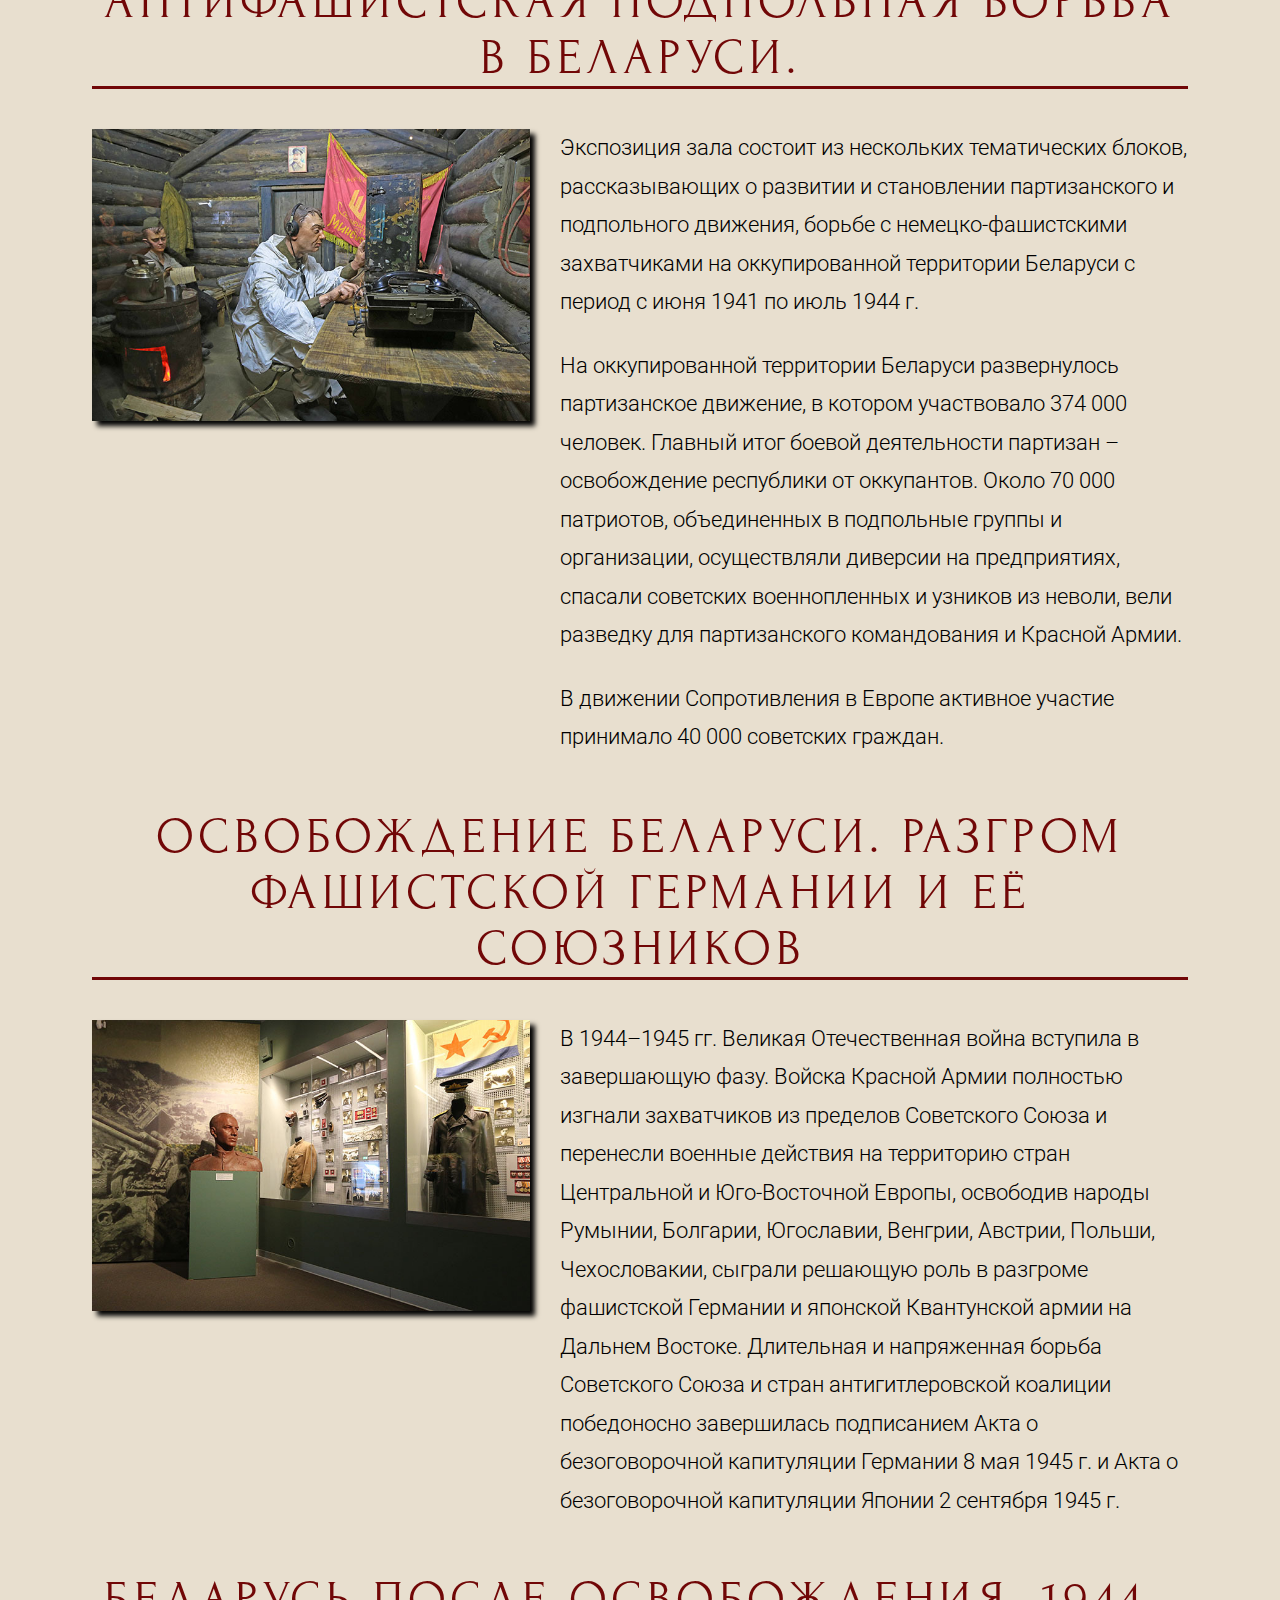
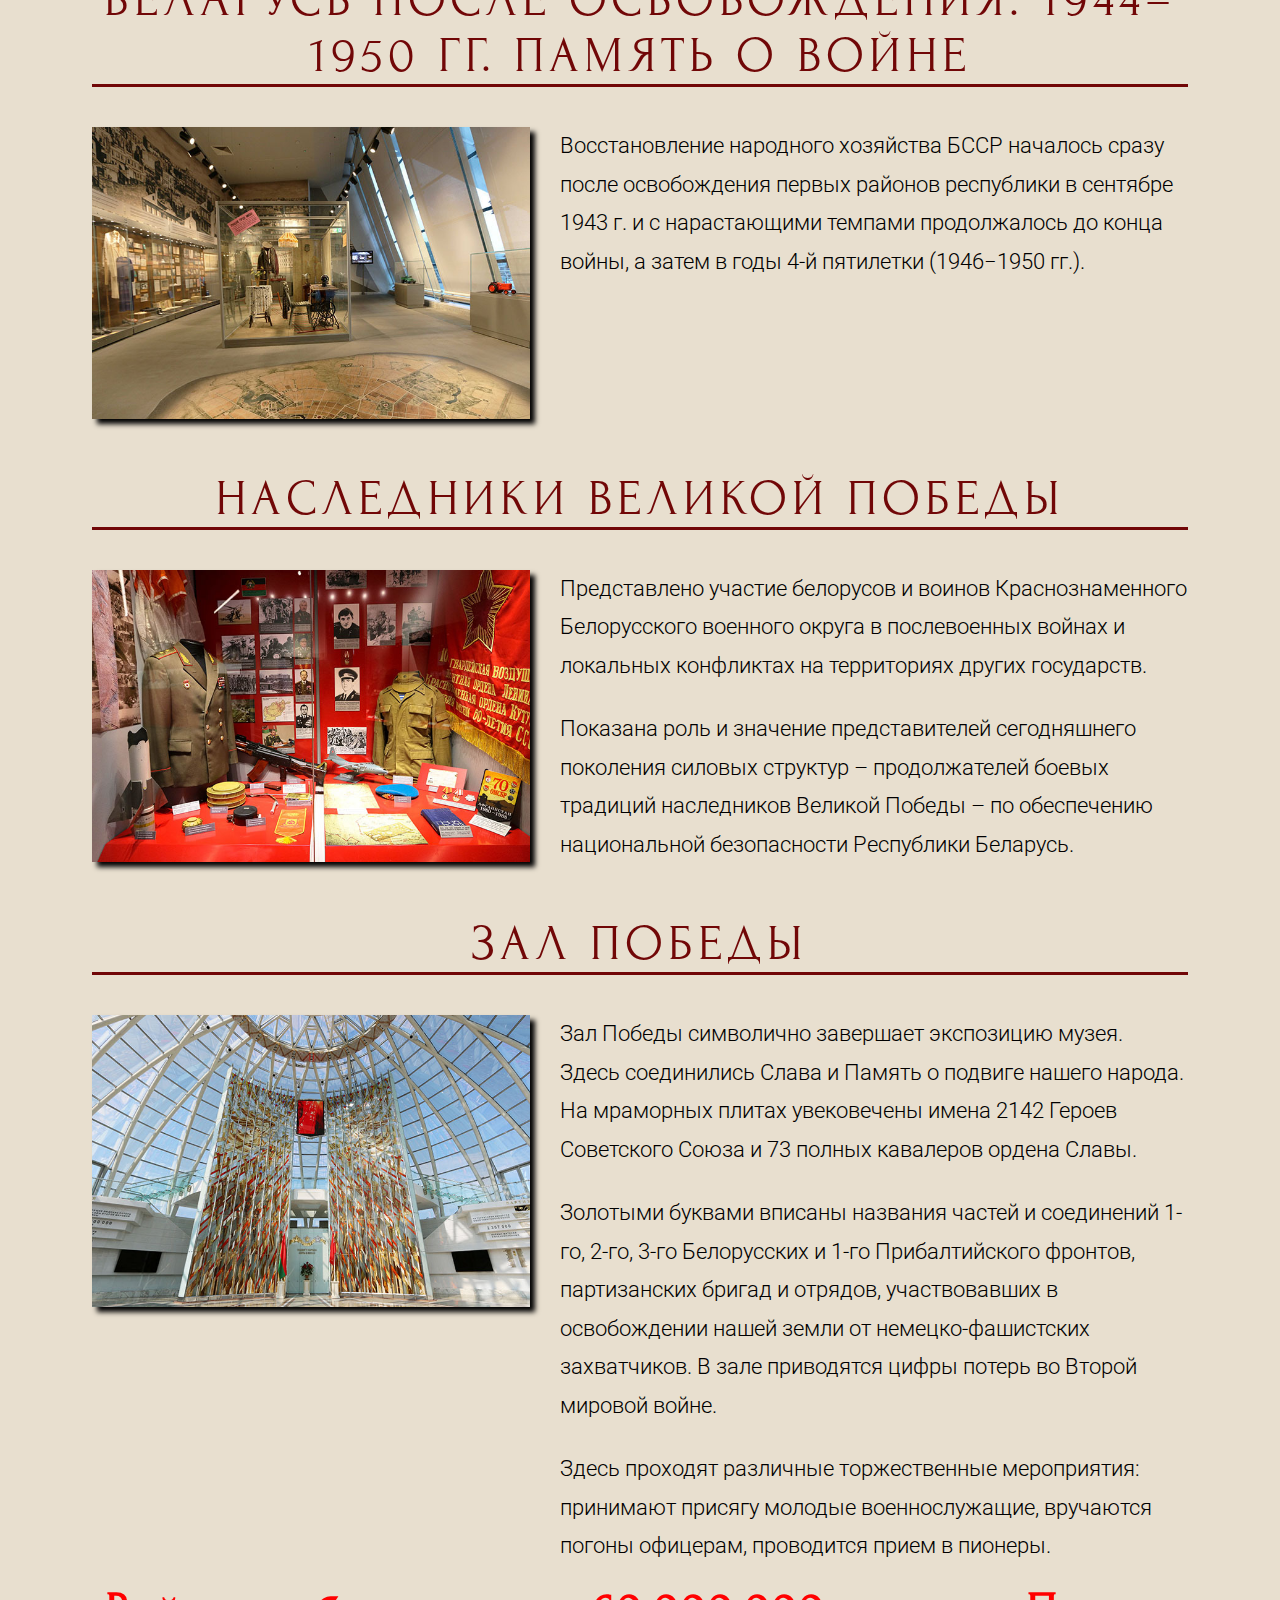
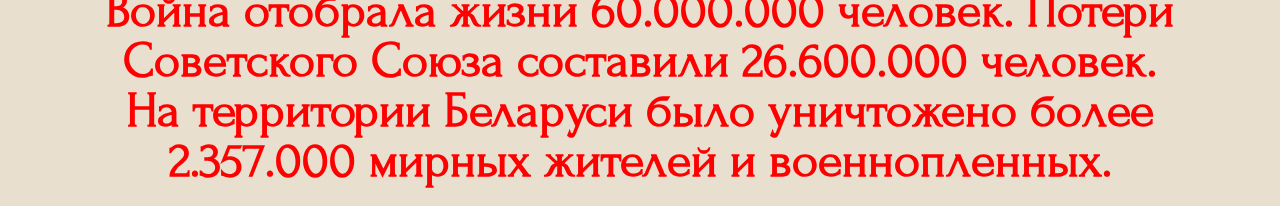
<file: assets/html/exposition.html>
<!DOCTYPE html>
<html lang="ru">

<head>
	<meta charset="UTF-8">
	<meta http-equiv="X-UA-Compatible" content="IE=edge">
	<meta name="viewport" content="width=device-width, initial-scale=1.0">
	<link rel="stylesheet" href="../css/exposition.css" />
	<link rel="icon" href="../favicon.ico" />
	<title>Залы</title>
</head>

<body>
	<div class="wrapper">
		<header class="header">
			<div class="header__container _container">
				<h1 class="header__title">залы</h1>
			</div>
		</header>
		<main class="main">
			<section id="first-hall" class="first-hall">
				<div class="first-hall__container _box _container">
					<div class="first-hall__header header-block">
						<h2 class="header-block__title">Мир и война</h2>
					</div>
					<div class="first-hall__row _row">
						<div class="first-hall__image_box _image_box">
							<img src="../img/exposition/exposition_1.jpg" class="first-hall__image _image" alt="экспозиция">
						</div>
						<div class="first-hall__content _content">
							<p class="first-hall__text _text">
								Первый зал музейной экспозиции с символическим названием «Мир и война» несет в себе огромную
								философскую
								нагрузку, заставляя посетителя задуматься о двух совершенно противоположных вещах – о мире и о войне
							</p>
							<p class="first-hall__text">
								Почему человечество, совершившее в ХХ веке огромный прорыв в науке и технике, шагнувшее далеко вперед в
								развитии промышленности, так и не осознало, что самое ценное в мире – это человеческая жизнь?
							</p>
						</div>
					</div>
				</div>
			</section>
			<section id="second-hall" class="second-hall">
				<div class="second-hall__container _box _container">
					<div class="second-hall__header header-block">
						<h2 class="header-block__title">Мир накануне и в первые годы
							второй мировой войны</h2>
					</div>
					<div class="second-hall__row _row">
						<div class="second-hall__image_box _image_box">
							<img src="../img/exposition/exposition_2.jpg" class="second-hall__image _image" alt="экспозиция">
						</div>
						<div class="second-hall__content _content">
							<p class="second-hall__text _text">
								Показаны причины развязывания и начало Второй мировой войны. Отражена роль СССР в борьбе за мир и
								создание системы коллективной безопасности. Тема зала раскрывает сложную канву событий предвоенного
								периода (1933–1941гг.) как внешнеполитических так и внутриполитических через призму отношений СССР и
								фашистской Германии на основе конкретного материала и судеб отдельных людей.
							</p>
						</div>
					</div>
				</div>
			</section>
			<section id="third-hall" class="third-hall">
				<div class="third-hall__container _box _container">
					<div class="third-hall__header header-block">
						<h2 class="header-block__title">Дорога войны</h2>
					</div>
					<div class="third-hall__row _row">
						<div class="third-hall__image_box _image_box">
							<img src="../img/exposition/exposition_3.jpg" class="third-hall__image _image" alt="экспозиция">
						</div>
						<div class="third-hall__content _content">
							<p class="third-hall__text _text">
								Образцы вооружения и техники, последовательно размещённые в зале, демонстрируют, как на протяжении
								Великой Отечественной войны Красная Армия, получая от советской промышленности всё более совершенное
								оружие, наращивала материально-техническое превосходство над агрессивным блоком, завершила победой самую
								кровопролитную войну ХХ века.
							</p>
						</div>
					</div>
				</div>
			</section>
			<section id="fourth-hall" class="fourth-hall">
				<div class="fourth-hall__container _box _container">
					<div class="fourth-hall__header header-block">
						<h2 class="header-block__title">Начало Великой Отечественной войны</h2>
					</div>
					<div class="fourth-hall__row _row">
						<div class="fourth-hall__image_box _image_box">
							<img src="../img/exposition/exposition_4.jpg" class="fourth-hall__image _image" alt="экспозиция">
						</div>
						<div class="fourth-hall__content _content">
							<p class="fourth-hall__text _text">
								Во время оборонительных боев лета 1941 г. бойцы и командиры Красной Армии упорно сражались и, нанеся
								урон
								врагу, задержали его продвижение к Москве. В ходе Смоленского сражения группа армий «Центр» впервые за
								время Второй мировой войны была вынуждена приостановить наступление, а в Московской битве вермахт
								потерпел
								первое тяжелое поражение. План «молниеносной войны» был сорван.
							</p>
						</div>
					</div>
				</div>
			</section>
			<section id="fifth-hall" class="fifth-hall">
				<div class="fifth-hall__container _box _container">
					<div class="fifth-hall__header header-block">
						<h2 class="header-block__title">Коренной перелом в ходе войны. Советский тыл</h2>
					</div>
					<div class="fifth-hall__row _row">
						<div class="fifth-hall__image_box _image_box">
							<img src="../img/exposition/exposition_5.jpg" class="fifth-hall__image _image" alt="экспозиция">
						</div>
						<div class="fifth-hall__content _content">
							<p class="fifth-hall__text _text">
								Победы на советско-германском фронте под Сталинградом, Курском и на Днепре изменили течение всей Второй
								мировой войны в пользу Советского Союза и антигитлеровской коалиции.
								Благодаря беспримерному трудовому подвигу советского народа перелом был достигнут и в работе тыла,
								обеспечивавшего фронт всем необходимым для победы над врагом.
							</p>
						</div>
					</div>
				</div>
			</section>
			<section id="sixth-hall" class="sixth-hall">
				<div class="sixth-hall__container _box _container">
					<div class="sixth-hall__header header-block">
						<h2 class="header-block__title">Нацистский окупационный режим на территории Беларуси.</h2>
					</div>
					<div class="sixth-hall__row _row">
						<div class="sixth-hall__image_box _image_box">
							<img src="../img/exposition/exposition_6.jpg" class="sixth-hall__image _image" alt="экспозиция">
						</div>
						<div class="sixth-hall__content _content">
							<p class="sixth-hall__text _text">
								«Новый порядок», установленный гитлеровцами на захваченной территории Беларуси, представлял собой
								систему
								политических, экономических и военных мер, направленных на уничтожение советского строя, ликвидацию
								территориальной целостности республики, ограбление народного хозяйства, уничтожение целых народов и
								социальных групп, неугодных фашистскому режиму.
							</p>
						</div>
					</div>
				</div>
			</section>
			<section id="seventh-hall" class="seventh-hall">
				<div class="seventh-hall__container _box _container">
					<div class="seventh-hall__header header-block">
						<h2 class="header-block__title">Партизанское движение. Антифашистская подпольная борьба в Беларуси.</h2>
					</div>
					<div class="seventh-hall__row _row">
						<div class="seventh-hall__image_box _image_box">
							<img src="../img/exposition/exposition_7.jpg" class="seventh-hall__image _image" alt="экспозиция">
						</div>
						<div class="seventh-hall__content _content">
							<p class="seventh-hall__text _text">
								Экспозиция зала состоит из нескольких тематических блоков, рассказывающих о развитии и становлении
								партизанского и подпольного движения, борьбе с немецко-фашистскими захватчиками на оккупированной
								территории Беларуси с период с июня 1941 по июль 1944 г.
							</p>
							<p class="seventh-hall__text _text">
								На оккупированной территории Беларуси развернулось партизанское движение, в котором участвовало 374 000
								человек. Главный итог боевой деятельности партизан – освобождение республики от оккупантов. Около 70 000
								патриотов, объединенных в подпольные группы и организации, осуществляли диверсии на предприятиях,
								спасали
								советских военнопленных и узников из неволи, вели разведку для партизанского командования и Красной
								Армии.
							</p>
							<p class="seventh-hall__text _text">
								В движении Сопротивления в Европе активное участие принимало 40 000 советских граждан.
							</p>
						</div>
					</div>
				</div>
			</section>
			<section id="eighth-hall" class="eighth-hall">
				<div class="eighth-hall__container _box _container">
					<div class="eighth-hall__header header-block">
						<h2 class="header-block__title"> Освобождение Беларуси.
							Разгром фашистской Германии и её союзников</h2>
					</div>
					<div class="eighth-hall__row _row">
						<div class="eighth-hall__image_box _image_box">
							<img src="../img/exposition/exposition_8.jpg" class="eighth-hall__image _image" alt="экспозиция">
						</div>
						<div class="eighth-hall__content _content">
							<p class="eighth-hall__text _text">
								В 1944–1945 гг. Великая Отечественная война вступила в завершающую фазу. Войска Красной Армии полностью
								изгнали захватчиков из пределов Советского Союза и перенесли военные действия на территорию стран
								Центральной и Юго-Восточной Европы, освободив народы Румынии, Болгарии, Югославии, Венгрии, Австрии,
								Польши, Чехословакии, сыграли решающую роль в разгроме фашистской Германии и японской Квантунской армии
								на
								Дальнем Востоке. Длительная и напряженная борьба Советского Союза и стран антигитлеровской коалиции
								победоносно завершилась подписанием Акта о безоговорочной капитуляции Германии 8 мая 1945 г. и Акта о
								безоговорочной капитуляции Японии 2 сентября 1945 г.
							</p>
						</div>
					</div>
				</div>
			</section>
			<section id="ninth-hall" class="ninth-hall">
				<div class="ninth-hall__container _box _container">
					<div class="ninth-hall__header header-block">
						<h2 class="header-block__title"> Беларусь после освобождения.
							1944–1950 гг. Память о войне</h2>
					</div>
					<div class="ninth-hall__row _row">
						<div class="ninth-hall__image_box _image_box">
							<img src="../img/exposition/exposition_9.jpg" class="ninth-hall__image _image" alt="экспозиция">
						</div>
						<div class="ninth-hall__content _content">
							<p class="ninth-hall__text _text">
								Восстановление народного хозяйства БССР началось сразу после освобождения первых районов республики в
								сентябре 1943 г. и с нарастающими темпами продолжалось до конца войны, а затем в годы 4-й пятилетки
								(1946−1950 гг.).
							</p>
						</div>
					</div>
				</div>
			</section>
			<section id="tenth-hall" class="tenth-hall">
				<div class="tenth-hall__container _box _container">
					<div class="tenth-hall__header header-block">
						<h2 class="header-block__title">Наследники Великой Победы</h2>
					</div>
					<div class="tenth-hall__row _row">
						<div class="tenth-hall__image_box _image_box">
							<img src="../img/exposition/exposition_10.jpg" class="tenth-hall__image _image" alt="экспозиция">
						</div>
						<div class="tenth-hall__content _content">
							<p class="tenth-hall__text _text">
								Представлено участие белорусов и воинов Краснознаменного Белорусского военного округа в послевоенных
								войнах и локальных конфликтах на территориях других государств.
							</p>
							<p class="tenth-hall__text _text">
								Показана роль и значение представителей сегодняшнего поколения силовых структур – продолжателей боевых
								традиций наследников Великой Победы – по обеспечению национальной безопасности Республики Беларусь.
							</p>
						</div>
					</div>
				</div>
			</section>
			<section id="eleventh-hall" class="eleventh-hall">
				<div class="eleventh-hall__container _box _container">
					<div class="eleventh-hall__header header-block">
						<h2 class="header-block__title">Зал Победы</h2>
					</div>
					<div class="eleventh-hall__row _row">
						<div class="eleventh-hall__image_box _image_box">
							<img src="../img/exposition/exposition_11.jpg" class="eleventh-hall__image _image" alt="экспозиция">
						</div>
						<div class="eleventh-hall__content _content">
							<p class="eleventh-hall__text _text">
								Зал Победы символично завершает экспозицию музея. Здесь соединились Слава и Память о подвиге нашего
								народа. На мраморных плитах увековечены имена 2142 Героев Советского Союза и 73 полных кавалеров ордена
								Славы.
							</p>
							<p class="eleventh-hall__text _text">
								Золотыми буквами вписаны названия частей и соединений 1-го, 2-го, 3-го Белорусских и 1-го Прибалтийского
								фронтов, партизанских бригад и отрядов, участвовавших в освобождении нашей земли от немецко-фашистских
								захватчиков. В зале приводятся цифры потерь во Второй мировой войне.
							</p>
							<p class="eleventh-hall__text _text">
								Здесь проходят различные торжественные мероприятия: принимают присягу молодые военнослужащие, вручаются
								погоны офицерам, проводится прием в пионеры.
							</p>
						</div>
					</div>
				</div>
			</section>
		</main>
		<footer class="footer">
			<div class="footer__container _container">
				<h2 class="footer__text">Война отобрала жизни 60.000.000 человек. Потери Советского Союза составили 26.600.000
					человек. На
					территории Беларуси было уничтожено более 2.357.000 мирных жителей и военнопленных.</h2>
			</div>
		</footer>
	</div>
</body>

</html>
</file>
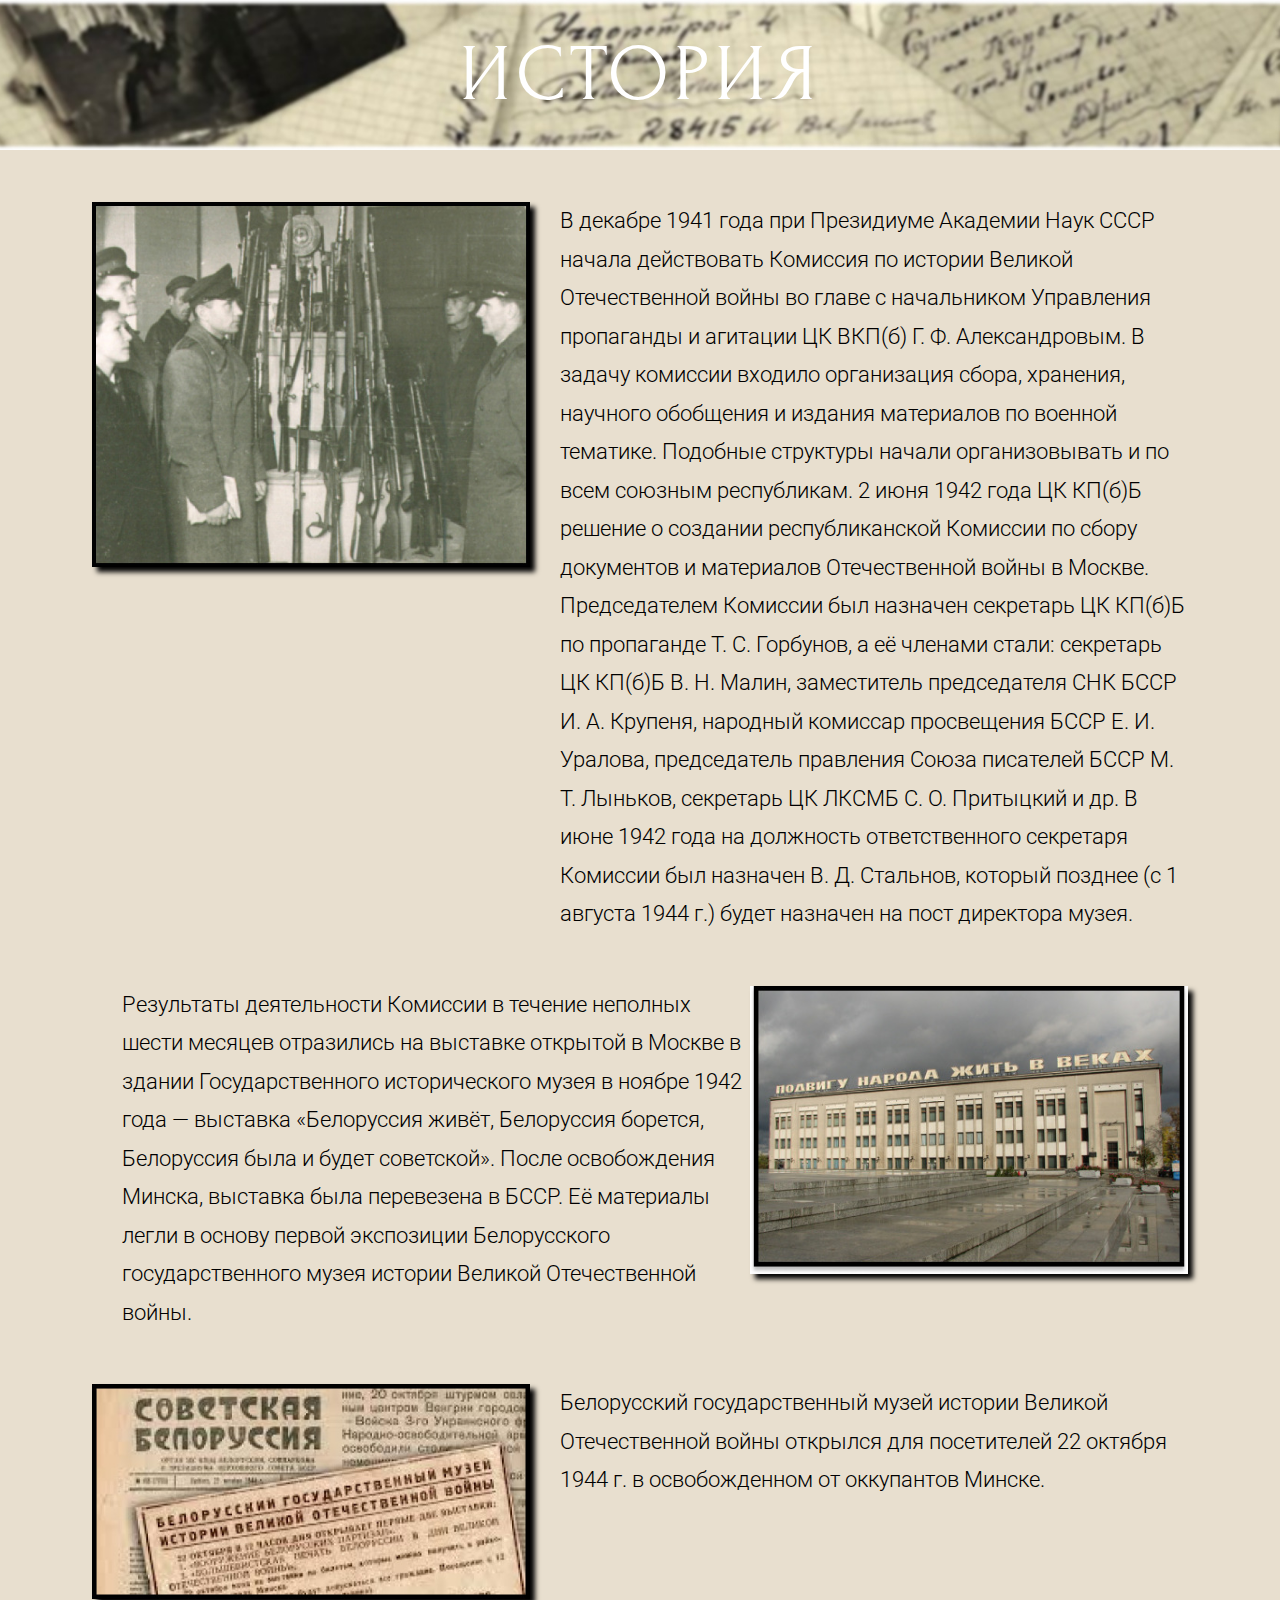
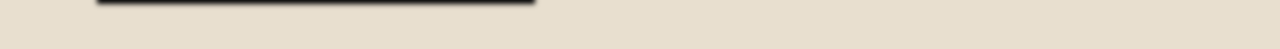
<file: assets/html/history.html>
<!DOCTYPE html>
<html lang="ru">

<head>
	<meta charset="UTF-8">
	<meta http-equiv="X-UA-Compatible" content="IE=edge">
	<meta name="viewport" content="width=device-width, initial-scale=1.0">
	<link rel="stylesheet" href="../css/history.css" />
	<link rel="icon" href="assets/favicon.ico" />
	<title>История</title>
</head>

<body>
	<div class="wrapper">
		<header class="header">
			<div class="header__container _container">
				<h1 class="header__title">История</h1>
			</div>
		</header>
		<main class="main">
			<section id="first-hall" class="first-hall">
				<div class="first-hall__container _box _container">
					<div class="first-hall__row _row">
						<div class="first-hall__image_box _image_box">
							<img src="../img/history/history_1.jpg" class="first-hall__image _image" alt="экспозиция">
						</div>
						<div class="first-hall__content _content">
							<p class="first-hall__text _text">В декабре 1941 года при Президиуме Академии Наук СССР начала действовать
								Комиссия по истории Великой
								Отечественной войны во главе с начальником Управления пропаганды и агитации ЦК ВКП(б) Г. Ф.
								Александровым.
								В
								задачу комиссии входило организация сбора, хранения, научного обобщения и издания материалов по
								военной
								тематике. Подобные структуры начали организовывать и по всем союзным республикам. 2 июня 1942 года ЦК
								КП(б)Б
								решение о создании республиканской Комиссии по сбору документов и материалов Отечественной войны в
								Москве.
								Председателем Комиссии был назначен секретарь ЦК КП(б)Б по пропаганде Т. С. Горбунов, а её членами
								стали:
								секретарь ЦК КП(б)Б В. Н. Малин, заместитель председателя СНК БССР И. А. Крупеня, народный комиссар
								просвещения БССР Е. И. Уралова, председатель правления Союза писателей БССР М. Т. Лыньков, секретарь
								ЦК
								ЛКСМБ
								С. О. Притыцкий и др. В июне 1942 года на должность ответственного секретаря Комиссии был назначен В.
								Д.
								Стальнов, который позднее (с 1 августа 1944 г.) будет назначен на пост директора музея.</p>
						</div>
					</div>
				</div>
			</section>
			<section id="second-hall" class="second-hall">
				<div class="second-hall__container _box _container">
					<div class="first-hall__row _row">
						<div class="second-hall__content _content">
							<p class="second-hall__text _text">Результаты деятельности Комиссии в течение неполных шести месяцев
								отразились на выставке открытой в
								Москве в здании Государственного исторического музея в ноябре 1942 года — выставка «Белоруссия живёт,
								Белоруссия борется, Белоруссия была и будет советской». После освобождения Минска, выставка была
								перевезена
								в БССР. Её материалы легли в основу первой экспозиции Белорусского государственного музея истории
								Великой
								Отечественной войны.
							</p>
						</div>
						<div class="first-hall__image_box _image_box">
							<img src="../img/history/history_2.jpg" class="first-hall__image _image" alt="экспозиция">
						</div>
					</div>
				</div>
			</section>
			<section id="third-hall" class="third-hall">
				<div class="third-hall__container _box _container">
					<div class="third-hall__row _row">
						<div class="third-hall__image_box _image_box">
							<img src="../img/history/history_3.jpg" class="third-hall__image _image" alt="экспозиция">
						</div>
						<div class="third-hall__content _content">
							<p class="third-hall__text _text">
								Белорусский государственный музей истории Великой Отечественной
								войны открылся для посетителей 22
								октября
								1944 г. в освобожденном от оккупантов Минске.
							</p>
						</div>
					</div>
				</div>
			</section>
		</main>
	</div>
</body>

</html>
</file>
<file: warmuseum/assets/css/style.css>
/*========= GOOGLE FONTS ==========*/
@import url('https://fonts.googleapis.com/css2?family=Forum&family=Roboto:wght@100;300;400;500;700&display=swap');

/*========= VARIABLES CSS ==========*/
:root {
	/*========= Colors ==========*/
	--color-white: #ffffff;
	--color-black: #000000;
	--color-gold: #9d8665;
	--color-dark: #030303;
	--color-dark-red: #710707;
	--color-dark-grey: #303034;
	--color-sand: #caaa7d;
	--color-yellow: #fdd700;
	--color-grey: #666;

	/*========= Font and typography ==========*/
	--body-font: 'Roboto', sans-serif;
	--title-font: 'Forum', cursive;

	--header-font-size: 80px;
	--header-responsive-font-size: 50px;
	--header-responsive-2-font-size: 40px;
	--big-font-size: 32px;
	--medium-font-size: 28px;
	--medium-responsive-font-size: 24px;
	--normal-font-size: 22px;
	--normal-responsive-font-size: 20px;
	--small-font-size: 18px;
	--responsive-small-font-size: 16px;
}

/*========= BASE ==========*/
*,
*::before,
*::after {
	padding: 0;
	margin: 0;
	border: 0;
	box-sizing: border-box;
}

a {
	text-decoration: none;
}

ul,
ol,
li {
	list-style: none;
}

img {
	vertical-align: top;
}

h1,
h2,
h3 {
	font-size: var(--header-font-size);
	font-family: var(--title-font);
	font-weight: 400;
}

html {
	scroll-behavior: smooth;
}

body {
	font-family: var(--body-font);
	font-size: var(--normal-font-size);
	font-weight: 300;
	color: var(--color-white);
	background-color: var(--color-dark);
	height: 100%;
	line-height: 1;
}

body._lock {
	overflow: hidden;
}

/*========= GENERAL CSS CLASSES ==========*/
.wrapper {
	min-height: 100%;
	display: flex;
	flex-direction: column;
	overflow: hidden;
}

._container {
	max-width: 1920px;
	margin: 0 auto;
	padding: 0 240px;
}

._box {
	padding-top: 75px;
	padding-bottom: 75px;
}

.menu-open {
	box-shadow: 0 0 0 9999px rgba(0, 0, 0, 0.5);
}

.header-block {
	width: 50%;
	text-align: center;
	margin: 0 auto;
	margin-bottom: 75px;
	overflow: hidden;
}

.header-block__title {
	text-transform: uppercase;
	line-height: 112%;
	letter-spacing: 5px;
}

.header-block__title::before,
.header-block__title::after {
	content: '';
	background: var(--color-white);
	display: inline-block;
	height: 3px;
	position: relative;
	top: -10px;
	vertical-align: middle;
	width: 50%;
}

.header-block__title::before {
	right: 20px;
	margin-left: -50%;
}

.header-block__title::after {
	left: 20px;
	margin-right: -50%;
}

/*========= HEADER ==========*/
.header {
	width: 100%;
}

.header__container {
	min-height: 150px;
	display: flex;
	align-items: center;
}

/*========= logo ==========*/
.logo {
	height: 54px;
	width: 160px;
}

.logo-icon {
	height: 54px;
	width: 160px;
	fill: var(--color-white);
	transition: 0.5s;
}

.logo-icon:hover {
	fill: var(--color-gold);
}

/*========= menu ==========*/
.header__menu {
	margin-left: auto;
}

.menu {
	width: 780px;
}

.menu__list {
	display: flex;
	justify-content: space-evenly;
	align-items: center;
}

.menu__link {
	font-weight: 100;
	line-height: calc(26 / 22 * 100%);
	letter-spacing: 2px;
	color: var(--color-white);
	transition: 0.3s;
}

.menu__link:hover {
	color: var(--color-gold);
}

/*========= burger ==========*/
.menu__icon {
	display: none;
}

/*========= MAIN ==========*/
.main {
	flex: 1 1 auto;
}

/*========= hero ==========*/
.hero__container {
	background: url('../img/header_bg_1.jpg');
	background-repeat: no-repeat;
	background-position: center right;
	background-size: contain;
	overflow: hidden;
}

.hero__content {
	max-width: 650px;
	padding: 98px 0;
}

.hero__title {
	text-transform: uppercase;
	line-height: 112%;
	letter-spacing: 5px;
	margin-bottom: 30px;
}

.hero__subtitle {
	display: flex;
	margin-bottom: 75px;
}

.hero__text {
	font-size: var(--medium-font-size);
	line-height: calc(33 / 28 * 100%);
	letter-spacing: 2px;
	text-transform: uppercase;
}

.hero__text > span {
	display: block;
	margin: 20px 0 0 60px;
}

.hero__button {
	width: 360px;
	height: 75px;
	font-family: inherit;
	font-weight: inherit;
	font-size: inherit;
	line-height: calc(26 / 22 * 100%);
	border-radius: 10px;
	color: var(--color-white);
	background-color: var(--color-dark-red);
	transition: 0.5s;
}

.hero__button:hover {
	background-color: var(--color-gold);
	box-shadow: 0 0.5em 0.5em -0.4em var(--color-dark-red);
	border-radius: 10px;
	transform: translateY(-0.65em);
}

/*========= flame ==========*/
.hero__animation {
	margin: 10px 0px 10px 50px;
	width: 60px;
	height: 60px;
	position: relative;
	transform-origin: center bottom;
	animation-name: flicker;
	animation-duration: 3ms;
	animation-delay: 200ms;
	animation-timing-function: ease-in;
	animation-iteration-count: infinite;
	animation-direction: alternate;
}

.flame {
	bottom: 0;
	position: absolute;
	border-bottom-right-radius: 50%;
	border-bottom-left-radius: 50%;
	border-top-left-radius: 50%;
	transform: rotate(-45deg) scale(1.5, 1.5);
}

.yellow {
	left: 15px;
	width: 30px;
	height: 30px;
	background: gold;
	box-shadow: 0px 0px 9px 4px gold;
}

.orange {
	left: 10px;
	width: 40px;
	height: 40px;
	background: orange;
	box-shadow: 0px 0px 9px 4px orange;
}

.red {
	left: 5px;
	width: 50px;
	height: 50px;
	background: OrangeRed;
	box-shadow: 0px 0px 5px 4px OrangeRed;
}

.white {
	left: 15px;
	bottom: -4px;
	width: 30px;
	height: 30px;
	background: white;
	box-shadow: 0px 0px 9px 4px white;
}

.circle {
	border-radius: 50%;
	position: absolute;
}

@keyframes flicker {
	0% {
		transform: rotate(-1deg);
	}
	20% {
		transform: rotate(1deg);
	}
	40% {
		transform: rotate(-1deg);
	}
	60% {
		transform: rotate(1deg) scaleY(1.04);
	}
	80% {
		transform: rotate(-2deg) scaleY(0.92);
	}
	100% {
		transform: rotate(1deg);
	}
}

/*========= museum ==========*/
.museum__container {
	background-color: var(--color-dark-grey);
}

.museum__body {
	display: flex;
	flex-wrap: wrap;
	margin: 0px -30px;
}

.museum__column {
	padding: 0 30px;
	flex: 0 1 33.333%;
}

.museum__item {
	text-align: center;
	border-bottom: 3px solid var(--color-dark);
}

.museum__image {
	width: 100%;
	object-fit: cover;
	margin-bottom: 25px;
	box-shadow: 2px 2px 5px var(--color-dark);
	transition: all 0.3s ease 0s;
}

.museum__subtitle {
	color: var(--color-white);
	font-size: var(--big-font-size);
	line-height: calc(35 / 32 * 100%);
	letter-spacing: 5px;
	text-transform: uppercase;
	margin-bottom: 10px;
	transition: all 0.3s ease 0s;
}

.museum__link:hover .museum__image {
	transform: scale(1.04);
	box-shadow: 0px 0px 5px 5px var(--color-dark);
}

.museum__link:hover .museum__subtitle {
	transform: scale(1.04);
	color: var(--color-gold);
}

/*========= fonds ==========*/
.fonds__container {
	background-color: var(--color-sand);
}

.fonds__container .header-block__title {
	color: var(--color-dark-red);
}

.fonds__container .header-block__title::before,
.fonds__container .header-block__title::after {
	background-color: var(--color-dark-red);
}

.fonds__row {
	display: flex;
	align-items: flex-start;
}

.fonds__content {
	flex: 1 1 auto;
	line-height: 175%;
	padding-right: 60px;
	color: var(--color-black);
}

.fonds__text-1 {
	margin-bottom: 25px;
}

.fonds__image_box {
	flex: 0 0 50%;
}

.fonds__image {
	width: 100%;
	object-fit: cover;
	box-shadow: 5px 5px 5px var(--color-dark);
}

/*========= video ==========*/
.video__container {
	background-color: var(--color-white);
}

.video__container .header-block {
	margin-bottom: 25px;
}

.video__header .header-block__title {
	color: var(--color-gold);
}

.video__header .header-block__title::before,
.video__header .header-block__title::after {
	background-color: var(--color-gold);
}

.video__content {
	color: var(--color-black);
	text-align: center;
}

.video__desc {
	max-width: 910px;
	font-size: var(--medium-font-size);
	line-height: calc(33 / 28 * 100%);
	margin: 0 auto 50px auto;
}

.video__player {
	position: relative;
	padding-bottom: 51.042%;
	box-shadow: 5px 5px 5px var(--color-dark);
}

.video__player iframe {
	position: absolute;
	width: 100%;
	height: 100%;
	top: 0;
	left: 0;
	object-fit: cover;
}

/*========= exposition ==========*/
.exposition__container {
	position: relative;
	background-color: var(--color-dark-red);
	padding-bottom: 6px;
}

.exposition__header .header-block__title {
	color: var(--color-yellow);
}

.exposition__header .header-block__title::before,
.exposition__header .header-block__title::after {
	background-color: var(--color-yellow);
}

.exposition__body {
	display: flex;
	margin: 0px -18px;
}

.exposition__items {
	padding: 0 18px;
	flex: 0 1 33.333%;
}

.exposition__items:nth-child(1),
.exposition__items:nth-child(3) {
	margin-top: 50px;
}

.exposition__img {
	width: 100%;
	margin-bottom: 24px;
	box-shadow: 5px 5px 5px var(--color-dark);
}

.exposition__items .exposition__img:last-child {
	margin-bottom: 0;
}

.exposition__shadow {
	position: absolute;
	height: 360px;
	width: 100%;
	bottom: 0;
	left: 0;
	background: linear-gradient(
		180deg,
		rgba(0, 0, 0, 0) 0%,
		var(--color-black) 100%
	);
}

/*========= price ==========*/
.price__container {
	background-color: var(--color-white);
	color: var(--color-black);
}

.price__header .header-block__title {
	color: var(--color-gold);
}

.price__header .header-block__title::before,
.price__header .header-block__title::after {
	background-color: var(--color-gold);
}

.price__row {
	display: flex;
	align-items: flex-start;
}

.price__image_box {
	flex: 0 0 50%;
}

.price__image {
	width: 100%;
	min-width: 700px;
	object-fit: cover;
	box-shadow: 5px 5px 5px var(--color-dark);
}

.price__content {
	flex: 1 1 auto;
	padding-left: 80px;
}

.price__subtitle {
	font-weight: 700;
	font-size: var(--medium-font-size);
	line-height: calc(33 / 28 * 100%);
	margin-bottom: 25px;
}

.price__desc {
	line-height: calc(26 / 22 * 100%);
	margin-bottom: 15px;
}

.price__count {
	display: flex;
	justify-content: space-between;
	align-items: center;
	width: 150px;
	height: 50px;
	border: 3px solid var(--color-black);
	margin-bottom: 10px;
}

.price__count:nth-of-type(2) {
	margin-bottom: 50px;
}

.price__counter {
	font-size: 22px;
	line-height: calc(26 / 22 * 100%);
	text-align: center;
}

.price__counter_btn {
	width: 50px;
	font-family: inherit;
	font-size: var(--big-font-size);
	font-weight: 400;
	line-height: calc(38 / 32 * 100%);
	background-color: var(--color-white);
	transition: 0.1s;
	cursor: pointer;
}

.price__counter_btn:active {
	color: var(--color-gold);
	transform: translateY(-1px);
}

.price__total {
	font-weight: 700;
	font-size: var(--medium-font-size);
	line-height: (33 / 28 * 100%);
	letter-spacing: 1.65px;
	margin-bottom: 60px;
}

.price__button {
	width: 175px;
	height: 50px;
	font-family: inherit;
	font-weight: inherit;
	font-size: inherit;
	line-height: calc(26 / 22 * 100%);
	text-align: center;
	letter-spacing: 2px;
	color: var(--color-white);
	background-color: var(--color-black);
	border-radius: 2px;
	cursor: pointer;
	transition: 0.5s;
}

.price__button:hover {
	background-color: var(--color-gold);
	box-shadow: 0 0.5em 0.5em -0.4em var(--color-black);
	border-radius: 10px;
	transform: translateY(-0.65em);
}

/*========= diarama ==========*/
.main__diarama_box {
	max-width: 1920px;
	margin: 0 auto;
}

.main__diarama {
	width: 100%;
	height: 100%;
	object-fit: cover;
}

/*========= contacts ==========*/
.contacts__container {
	background-color: var(--color-white);
	color: var(--color-black);
}

.contacts__header {
	color: var(--color-gold);
}

.contacts__header .header-block__title::before,
.contacts__header .header-block__title::after {
	background-color: var(--color-gold);
}

.contacts__row {
	display: flex;
	align-items: flex-start;
}

.contacts__content {
	flex: 1 1 auto;
	padding-right: 10px;
}

.contacts__lead {
	font-weight: 500;
	font-size: var(--medium-font-size);
	line-height: calc(33 / 28 * 100%);
	margin-bottom: 50px;
}

.contacts__info {
	display: block;
	margin-bottom: 25px;
	line-height: calc(26 / 22 * 100%);
}

.contacts__info:nth-child(4) {
	margin-bottom: 0;
}

.contacts__map {
	flex: 0 0 50%;
}

.contacts__map iframe {
	width: 100%;
	object-fit: cover;
}

/*========= FOOTER ==========*/
/*========= footer top ==========*/
.footer__top {
	padding: 75px 0px 50px 0px;
	display: flex;
	align-items: flex-start;
	flex-wrap: wrap;
	border-bottom: 3px solid var(--color-grey);
}

.footer__menu {
	flex: 0 1 56.097%;
	display: flex;
}

.footer__menu_col {
	flex: 0 1 33.333%;
}

.footer__menu_col:nth-child(1) {
	flex: 0 1 160px;
}

.footer__menu_list {
	text-align: center;
}

.footer__menu_list > .menu__item:nth-child(1),
.footer__menu_list > .menu__item:nth-child(2) {
	margin-bottom: 25px;
}

/*========= social ==========*/
.footer__social {
	flex: 0 1 340px;
	width: 340px;
	align-self: flex-end;
	margin-left: auto;
}

.social__list {
	display: flex;
	justify-content: space-between;
	align-items: center;
}

.social__item {
	width: 48px;
	height: 48px;
	border: 1px solid var(--color-grey);
	border-radius: 50%;
}

.social__link {
	width: 100%;
	height: 100%;
	display: flex;
	align-items: center;
	justify-content: center;
}

.social-icon {
	width: 24px;
	height: 24px;
	fill: var(--color-white);
	transition: 0.3s;
}

.social__link:hover .social-icon {
	fill: var(--color-gold);
	transform: scale(1.5);
}

/*========= footer bottom ==========*/
.footer__row {
	padding: 30px 0;
	display: flex;
	justify-content: space-between;
	align-items: center;
}

.footer__text > * {
	font-weight: 100;
	letter-spacing: 2px;
}

.footer__caption {
	color: var(--color-white);
	display: flex;
	justify-content: center;
	align-items: center;
	font-weight: 100;
	letter-spacing: 2px;
	transition: 0.3s;
}

.footer__caption_img {
	height: auto;
	max-width: 100%;
	margin: 0 10px;
	transition: 0.3s;
}

.footer__caption:hover {
	color: var(--color-gold);
}

.footer__caption:hover .footer__caption_img {
	filter: opacity(50%);
}

.github-logo {
	height: 48px;
	width: 48px;
}

.github-logo-icon {
	height: 48px;
	width: 48px;
	fill: var(--color-white);
	transition: 0.3s;
}

.github-logo-icon:hover {
	fill: var(--color-gold);
}

/*========= MEDIA 1740px==========*/
@media (max-width: 1740px) {
	/*========= GENERAL CSS CLASSES ==========*/
	._container {
		padding: 0 180px;
	}

	._box {
		padding-top: 72px;
		padding-bottom: 72px;
	}

	/*========= MAIN ==========*/
	/*========= exposition ==========*/
	.exposition__container {
		padding-bottom: 6px;
	}
}

/*========= MEDIA 1560px==========*/
@media (max-width: 1560px) {
	/*========= GENERAL CSS CLASSES ==========*/
	._container {
		padding: 0 136px;
	}

	._box {
		padding-top: 69px;
		padding-bottom: 69px;
	}

	/*========= MAIN ==========*/
	/*========= exposition ==========*/
	.exposition__container {
		padding-bottom: 6px;
	}
}

/*========= MEDIA 1380px==========*/
@media (max-width: 1380px) {
	/*========= GENERAL CSS CLASSES ==========*/
	._container {
		padding: 0 92px;
	}

	._box {
		padding-top: 66px;
		padding-bottom: 66px;
	}

	/*========= MAIN ==========*/
	/*========= fonds ==========*/
	.fonds__content {
		padding-right: 30px;
	}

	/*========= exposition ==========*/
	.exposition__container {
		padding-bottom: 6px;
	}
}

/*========= MEDIA 1200px==========*/
@media (max-width: 1200px) {
	/*========= GENERAL CSS CLASSES ==========*/
	._container {
		padding: 0 48px;
	}

	._box {
		padding-top: 63px;
		padding-bottom: 63px;
	}

	/*========= MAIN ==========*/
	/*========= fonds ==========*/
	.fonds__content {
		padding-right: 10px;
	}

	/*========= exposition ==========*/
	.exposition__container {
		padding-bottom: 6px;
	}
}

/*========= MEDIA 1024px==========*/
@media (max-width: 1024px) {
	/*========= GENERAL CSS CLASSES ==========*/
	._container {
		padding: 0 20px;
	}

	._box {
		padding-top: 60px;
		padding-bottom: 60px;
	}

	.header-block {
		margin-bottom: 60px;
	}

	.header-block__title {
		font-size: var(--header-responsive-font-size);
		text-transform: uppercase;
		line-height: 150%;
		letter-spacing: 5px;
	}

	.header-block__title::before,
	.header-block__title::after {
		height: 2px;
		top: -6px;
	}

	/*========= HEADER ==========*/
	.header__container {
		min-height: 130px;
	}

	/*========= burger ==========*/
	.menu__icon {
		width: 50px;
		height: 28px;
		position: relative;
		z-index: 11;
		display: block;
		cursor: pointer;
		margin-left: auto;
	}

	.menu__icon span,
	.menu__icon::before,
	.menu__icon::after {
		left: 0;
		position: absolute;
		width: 100%;
		height: 3px;
		transition: all 0.3s ease 0s;
		background-color: var(--color-white);
	}

	.menu__icon:hover span {
		background-color: var(--color-gold);
	}

	.menu__icon:hover::before,
	.menu__icon:hover::after {
		background-color: var(--color-gold);
	}

	.menu__icon::before,
	.menu__icon::after {
		content: '';
	}

	.menu__icon::before {
		top: 0;
	}

	.menu__icon::after {
		bottom: 0;
	}

	.menu__icon span {
		top: 50%;
		transform: scale(1) translate(0px, -50%);
	}

	.menu__icon._active {
		height: 50px;
	}

	.menu__icon._active span {
		transform: scale(0) translate(0px, -50%);
	}

	.menu__icon._active::before {
		height: 2px;
		top: 50%;
		transform: rotate(-45deg) translate(0px, -50%);
	}

	.menu__icon._active::after {
		height: 2px;
		bottom: 50%;
		transform: rotate(45deg) translate(0px, 50%);
	}

	.menu {
		width: 297px;
		height: 100%;
		position: fixed;
		top: 131px;
		left: 0px;
		background-color: var(--color-dark);
		z-index: 10;
		padding-top: 35px;
		padding-left: 55px;
		transform: translateX(-100%);
		transition: all 0.3s ease 0s;
		overflow: auto;
	}

	.menu._active {
		transform: translateX(0%);
	}

	.menu .menu__list {
		flex-direction: column;
		align-items: flex-start;
		justify-content: space-between;
		gap: 25px;
	}

	.menu .menu__item {
		width: 160px;
	}

	.menu .menu__link {
		display: flex;
		justify-content: space-between;
		align-items: center;
		font-weight: 300;
		font-size: var(--normal-responsive-font-size);
		line-height: calc(23 / 20 * 100%);
		letter-spacing: 2px;
	}

	.menu .menu__link::after {
		content: '\276F';
		display: inline-block;
	}

	/*========= MAIN ==========*/
	/*========= hero ==========*/
	.hero__container {
		background: url('../img/header_bg_2.jpg');
		background-repeat: no-repeat;
		background-position: center right;
		overflow: hidden;
	}

	.hero__content {
		max-width: 431px;
		padding: 78px 0;
	}

	.hero__title {
		font-size: var(--header-responsive-font-size);
		margin-bottom: 25px;
	}

	.hero__subtitle {
		display: flex;
		margin-bottom: 50px;
	}

	.hero__text {
		font-size: var(--medium-responsive-font-size);
		line-height: calc(28 / 24 * 100%);
	}

	.hero__text > span {
		display: block;
		margin: 15px 0 0 40px;
	}

	.hero__button {
		width: 300px;
		height: 60px;
		font-size: var(--normal-responsive-font-size);
		line-height: calc(23 / 20 * 100%);
		letter-spacing: 2px;
	}

	/*========= flame ==========*/
	.hero__animation {
		display: none;
	}

	/*========= museum ==========*/
	.museum__column {
		flex: 0 1 50%;
		margin-bottom: 60px;
	}

	.museum__column:nth-child(3) {
		margin-bottom: 0;
	}

	.museum__item {
		max-width: 300px;
		margin: 0 auto;
		border-bottom: 2px solid var(--color-dark);
	}

	.museum__subtitle {
		font-size: var(--medium-font-size);
		line-height: calc(31 / 28 * 100%);
		letter-spacing: 3px;
	}

	/*========= fonds ==========*/
	.fonds__row {
		flex-direction: column;
		align-items: center;
	}

	.fonds__content {
		font-size: var(--normal-responsive-font-size);
		line-height: 192%;
		padding-right: 0px;
		margin-bottom: 60px;
	}

	.fonds__image_box {
		padding: 0 200px;
	}

	/*========= video ==========*/
	.video__container .header-block {
		margin-bottom: 15px;
	}

	.video__desc {
		font-size: var(--medium-responsive-font-size);
		line-height: 192%;
		margin: 0 auto 40px auto;
	}

	/*========= exposition ==========*/
	.exposition__container {
		padding-bottom: 6px;
	}

	/*========= price ==========*/
	.price__image {
		min-width: 600px;
	}

	.price__desc {
		margin-bottom: 10px;
	}

	.price__count {
		width: 175px;
		margin-bottom: 25px;
	}

	.price__count:nth-of-type(2) {
		margin-bottom: 25px;
	}

	/*========= contacts ==========*/
	.contacts__lead {
		font-size: var(--medium-responsive-font-size);
		line-height: calc(28 / 24 * 100%);
		margin-bottom: 35px;
	}

	.contacts__info {
		font-size: var(--normal-responsive-font-size);
		line-height: calc(23 / 20 * 100%);
		margin-bottom: 15px;
	}
}

/*========= MEDIA 914px==========*/
@media (max-width: 914px) {
	/*========= GENERAL CSS CLASSES ==========*/
	._box {
		padding-top: 50px;
		padding-bottom: 50px;
	}

	.header-block {
		margin-bottom: 50px;
	}

	/*========= MAIN ==========*/
	/*========= exposition ==========*/
	.exposition__container {
		padding-bottom: 6px;
	}

	/*========= price ==========*/
	.price__content {
		padding-left: 60px;
	}

	.price__image {
		min-width: 500px;
	}

	/*========= FOOTER ==========*/
	/*========= footer top ==========*/
	.footer__top {
		padding: 40px 0px;
		flex-direction: column;
		align-items: stretch;
	}

	.footer__menu {
		margin-bottom: 40px;
	}

	/*========= social ==========*/
	.footer__social {
		flex: 0 0 48px;
		width: 340px;
		align-self: center;
		margin-left: 0;
	}
}

/*========= MEDIA 768px==========*/
@media (max-width: 768px) {
	/*========= GENERAL CSS CLASSES ==========*/
	._box {
		padding-top: 40px;
		padding-bottom: 40px;
	}

	.header-block {
		margin-bottom: 40px;
	}

	.header-block__title {
		font-size: var(--header-responsive-2-font-size);
	}

	.header-block__title::before,
	.header-block__title::after {
		top: -4px;
	}

	/*========= HEADER ==========*/
	.header__container {
		min-height: 110px;
	}

	/*========= burger ==========*/
	.menu {
		top: 111px;
	}

	/*========= MAIN ==========*/
	/*========= hero ==========*/
	.hero__container {
		background-position: center center;
	}

	.hero__title {
		font-size: var(--header-responsive-2-font-size);
	}

	.hero__subtitle {
		margin-bottom: 40px;
	}

	.hero__text {
		font-size: var(--normal-responsive-font-size);
		line-height: calc(23 / 20 * 100%);
	}

	/*========= museum ==========*/
	.museum__column {
		margin-bottom: 40px;
	}

	.museum__column:nth-child(3) {
		margin-bottom: 0;
	}

	.museum__item {
		max-width: 280px;
	}

	.museum__subtitle {
		font-size: var(--normal-font-size);
		line-height: calc(24 / 22 * 100%);
	}

	/*========= fonds ==========*/
	.fonds__content {
		font-size: var(--small-font-size);
		line-height: 150%;
		margin-bottom: 40px;
	}

	.fonds__image_box {
		padding: 0 100px;
	}

	/*========= video ==========*/
	.video__container .header-block {
		margin-bottom: 10px;
	}

	.video__desc {
		font-size: var(--normal-font-size);
		line-height: 150%;
		margin: 0 auto 20px auto;
	}

	/*========= exposition ==========*/
	.exposition__container {
		padding-bottom: 6px;
	}

	.exposition__body {
		margin: 0px -12px;
	}

	.exposition__items {
		padding: 0 12px;
		flex: 0 1 50%;
	}

	.exposition__items:nth-child(3) {
		display: none;
	}

	.exposition__items:nth-child(1) {
		margin-top: 30px;
	}

	/*========= price ==========*/
	.price__content {
		padding-left: 40px;
	}

	.price__image {
		min-width: 344px;
	}

	.price__subtitle {
		margin-bottom: 39px;
	}

	.price__count {
		margin-bottom: 25px;
	}

	.price__count:nth-of-type(2) {
		margin-bottom: 39px;
	}

	.price__total {
		margin-bottom: 40px;
	}

	/*========= contacts ==========*/
	.contacts__content {
		padding: 0px 0px 40px 0px;
	}

	.contacts__row {
		flex-direction: column;
		align-items: center;
	}

	.contacts__lead {
		font-size: var(--normal-responsive-font-size);
		line-height: calc(23 / 20 * 100%);
		margin-bottom: 40px;
	}

	.contacts__info {
		font-size: var(--small-font-size);
		line-height: calc(21 / 18 * 100%);
		margin-bottom: 15px;
	}

	.contacts__map iframe {
		min-width: 500px;
	}

	/*========= FOOTER ==========*/
	/*========= footer top ==========*/
	.footer__menu_list > .menu__item .menu__link {
		font-size: var(--small-font-size);
		line-height: calc(21 / 18 * 100%);
	}

	/*========= footer bottom ==========*/
	.footer__row {
		padding: 20px 0;
	}
}

/*========= MEDIA 600px==========*/
@media (max-width: 600px) {
	/*========= GENERAL CSS CLASSES ==========*/
	._box {
		padding-top: 30px;
		padding-bottom: 30px;
	}

	.header-block {
		width: 70%;
		margin-bottom: 30px;
	}

	.header-block__title {
		font-size: var(--medium-font-size);
		line-height: 143%;
	}

	.header-block__title::before,
	.header-block__title::after {
		top: -3px;
	}

	/*========= HEADER ==========*/
	.header__container {
		min-height: 90px;
	}

	/*========= burger ==========*/
	.menu {
		top: 90px;
	}

	/*========= MAIN ==========*/
	/*========= hero ==========*/
	.hero__title {
		font-size: var(--medium-font-size);
		line-height: 143%;
	}

	.hero__text {
		font-size: var(--responsive-small-font-size);
		line-height: calc(19 / 16 * 100%);
	}

	/*========= fonds ==========*/
	.fonds__content {
		font-size: var(--responsive-small-font-size);
		line-height: 143%;
		margin-bottom: 30px;
	}

	/*========= video ==========*/
	.video__desc {
		font-size: var(--normal-responsive-font-size);
		line-height: 143%;
	}

	/*========= exposition ==========*/
	.exposition__container {
		padding-bottom: 6px;
	}

	/*========= price ==========*/
	.price__row {
		flex-direction: column;
		align-items: center;
	}

	.price__image_box {
		align-self: stretch;
		margin-bottom: 40px;
	}

	.price__image {
		max-height: 200px;
	}

	.price__content {
		padding-left: 0px;
	}

	.price__subtitle {
		text-align: center;
		font-size: var(--responsive-small-font-size);
		line-height: calc(19 / 16 * 100%);
		margin-bottom: 20px;
	}

	.price__desc {
		font-size: var(--responsive-small-font-size);
		line-height: calc(19 / 16 * 100%);
	}

	.price__count {
		margin-bottom: 20px;
	}

	.price__count:nth-of-type(2) {
		margin-bottom: 40px;
	}

	.price__total {
		text-align: center;
		font-size: var(--responsive-small-font-size);
		line-height: calc(19 / 16 * 100%);
		margin-bottom: 40px;
	}

	.price__button {
		font-size: var(--responsive-small-font-size);
		line-height: 0%;
	}

	/*========= contacts ==========*/
	.contacts__content {
		padding: 0px 0px 30px 0px;
	}

	.contacts__lead {
		font-size: var(--small-font-size);
		line-height: calc(21 / 18 * 100%);
		margin-bottom: 30px;
	}

	.contacts__info {
		font-size: var(--responsive-small-font-size);
		line-height: calc(19 / 16 * 100%);
		margin-bottom: 10px;
	}

	.contacts__map iframe {
		min-width: 400px;
	}

	/*========= FOOTER ==========*/
	/*========= footer top ==========*/
	.footer__menu_list > .menu__item .menu__link {
		font-size: var(--small-font-size);
		line-height: calc(21 / 18 * 100%);
	}

	/*========= footer bottom ==========*/
	.footer__row {
		padding: 20px 0;
	}
}

/*========= MEDIA 425px==========*/
@media (max-width: 425px) {
	/*========= GENERAL CSS CLASSES ==========*/
	._box {
		padding-top: 20px;
		padding-bottom: 20px;
	}

	.header-block {
		margin-bottom: 20px;
		width: 75%;
	}

	.header-block__title::before,
	.header-block__title::after {
		top: -3px;
	}

	/*========= HEADER ==========*/
	/*========= burger ==========*/
	.menu {
		width: 100%;
	}

	/*========= MAIN ==========*/
	/*========= hero ==========*/
	.hero__button {
		width: 280px;
	}

	/*========= museum ==========*/
	.museum__column {
		flex: 0 1 100%;
	}

	.museum__subtitle {
		font-size: var(--small-font-size);
		line-height: calc(20 / 18 * 100%);
	}

	/*========= fonds ==========*/
	.fonds__content {
		margin-bottom: 20px;
	}

	.fonds__text-1 {
		margin-bottom: 10px;
	}

	.fonds__image_box {
		padding: 0 50px;
	}

	/*========= video ==========*/
	.video__desc {
		font-size: var(--small-font-size);
		line-height: 143%;
	}

	/*========= exposition ==========*/
	.exposition__container {
		padding-bottom: 6px;
	}

	/*========= price ==========*/
	.price__image {
		max-height: 150px;
	}

	/*========= contacts ==========*/
	.contacts__content {
		padding: 0px 0px 20px 0px;
	}

	.contacts__lead {
		margin-bottom: 20px;
	}

	.contacts__map iframe {
		min-width: 310px;
	}

	/*========= FOOTER ==========*/
	/*========= footer top ==========*/
	.footer__menu_list > .menu__item .menu__link {
		font-size: var(--responsive-small-font-size);
		line-height: calc(19 / 16 * 100%);
	}

	/*========= footer bottom ==========*/
}

/*========= MEDIA 375px==========*/
@media (max-width: 375px) {
	/*========= MAIN ==========*/
	/*========= price ==========*/
	.price__image {
		min-width: 280px;
	}

	/*========= FOOTER ==========*/
	.footer > ._container {
		padding: 0;
	}

	/*========= footer top ==========*/
	.footer__menu {
		flex-wrap: wrap;
	}

	.footer__menu_col:nth-of-type(1) {
		text-align: center;
		flex: 0 1 100%;
		margin-bottom: 20px;
	}

	.footer__menu_col:not(:nth-of-type(1)) {
		flex: 0 1 50%;
	}

	.footer__social {
		width: 300px;
	}
}
</file>
<file: assets/css/departments.css>
/*========= GOOGLE FONTS ==========*/
@import url('https://fonts.googleapis.com/css2?family=Forum&family=Roboto:wght@100;300&display=swap');

/*========= VARIABLES CSS ==========*/
:root {
	/*========= Colors ==========*/
	--color-white: #ffffff;
	--color-black: #000000;
	--color-sand: #e8dfcf;
	--color-dark: #030303;
	--color-dark-red: #710707;
	--сolor-red: #ff0000;

	/*========= Font and typography ==========*/
	--body-font: 'Roboto', sans-serif;
	--title-font: 'Forum', cursive;

	--header-font-size: 80px;
	--header-responsive-font-size: 50px;
	--header-responsive-2-font-size: 40px;
	--big-font-size: 32px;
	--medium-font-size: 28px;
	--medium-responsive-font-size: 24px;
	--normal-font-size: 22px;
	--normal-responsive-font-size: 20px;
	--small-font-size: 18px;
	--responsive-small-font-size: 16px;
}

/*========= BASE ==========*/
*,
*::before,
*::after {
	padding: 0;
	margin: 0;
	border: 0;
	box-sizing: border-box;
}

a {
	text-decoration: none;
}

ul,
ol,
li {
	list-style: none;
}

img {
	vertical-align: top;
}

h1,
h2,
h3 {
	font-size: var(--header-font-size);
	font-family: var(--title-font);
	font-weight: 400;
}

html {
	scroll-behavior: smooth;
}

body {
	font-family: var(--body-font);
	font-size: var(--normal-font-size);
	font-weight: 300;
	color: var(--color-dark);
	background-color: var(--color-sand);
	height: 100%;
	line-height: 1;
}

/*========= GENERAL CSS CLASSES ==========*/
.wrapper {
	min-height: 100%;
	overflow: hidden;
	display: flex;
	flex-direction: column;
}

._container {
	max-width: 1920px;
	margin: 0 auto;
	padding: 0 240px;
}

._box {
	padding-top: 70px;
}

._content {
	line-height: 175%;
	padding-left: 30px;
	color: var(--color-black);
}

.header-block {
	width: 100%;
	text-align: center;
	margin: 0 auto;
	margin-bottom: 40px;
	overflow: hidden;
	border-bottom: 3px solid var(--color-dark-red);
}

.header-block__title {
	font-size: var(--header-responsive-font-size);
	color: var(--color-dark-red);
	text-transform: uppercase;
	line-height: 112%;
	letter-spacing: 5px;
}

/*========= HEADER==========*/
.header {
	width: 100%;
}

.header__container {
	display: flex;
	justify-content: center;
	align-items: center;
	min-height: 150px;
	background: url(../img/departments/departments_header.jpg);
	background-position: center center;
	background-repeat: no-repeat;
	background-size: cover;
}

.header__title {
	color: var(--color-white);
	line-height: 112%;
	letter-spacing: 5px;
	text-transform: uppercase;
}

/*========= MAIN ==========*/
.main {
	flex: 1 1 auto;
}

.list {
	border-bottom: 1px solid var(--color-dark-red);
}

.list__item {
	margin-bottom: 15px;
}

.text:first-of-type {
	margin-top: 15px;
}

.text:not(:last-of-type) {
	margin-bottom: 15px;
}

.art-department {
	margin-bottom: 50px;
}

/*========= MEDIA 1740px==========*/
@media (max-width: 1740px) {
	/*========= GENERAL CSS CLASSES ==========*/
	._container {
		padding: 0 180px;
	}

	._box {
		padding-top: 64px;
	}
}

/*========= MEDIA 1560px==========*/
@media (max-width: 1560px) {
	/*========= GENERAL CSS CLASSES ==========*/
	._container {
		padding: 0 136px;
	}

	._box {
		padding-top: 58px;
	}
}

/*========= MEDIA 1380px==========*/
@media (max-width: 1380px) {
	/*========= GENERAL CSS CLASSES ==========*/
	._container {
		padding: 0 92px;
	}

	._box {
		padding-top: 52px;
	}
}

/*========= MEDIA 1200px==========*/
@media (max-width: 1200px) {
	/*========= GENERAL CSS CLASSES ==========*/
	._container {
		padding: 0 48px;
	}

	._box {
		padding-top: 46px;
	}
}

/*========= MEDIA 1024px==========*/
@media (max-width: 1024px) {
	/*========= GENERAL CSS CLASSES ==========*/
	._container {
		padding: 0 20px;
	}

	._box {
		padding-top: 40px;
	}

	.header__title {
		font-size: var(--header-responsive-font-size);
	}

	.header-block {
		margin-bottom: 20px;
	}

	.header-block__title {
		font-size: var(--medium-font-size);
	}

	._content {
		font-size: var(--normal-responsive-font-size);
		line-height: 150%;
	}
}

/*========= MEDIA 768px==========*/
@media (max-width: 768px) {
	/*========= GENERAL CSS CLASSES ==========*/
	._container {
		padding: 0 20px;
	}

	._box {
		padding-top: 30px;
	}

	.header__title {
		font-size: var(--header-responsive-2-font-size);
	}

	.header-block {
		margin-bottom: 20px;
	}

	._content {
		font-size: var(--small-font-size);
		line-height: 130%;
		padding-left: 0px;
	}
}

/*========= MEDIA 532px==========*/
@media (max-width: 532px) {
	/*========= GENERAL CSS CLASSES ==========*/
	._container {
		padding: 0 10px;
	}

	._box {
		padding-top: 20px;
	}

	.header__title {
		font-size: var(--medium-font-size);
	}

	.header-block__title {
		font-size: var(--normal-font-size);
	}

	._content {
		font-size: var(--responsive-small-font-size);
		line-height: 130%;
	}
}
</file>
<file: assets/css/exposition.css>
/*========= GOOGLE FONTS ==========*/
@import url('https://fonts.googleapis.com/css2?family=Forum&family=Roboto:wght@100;300&display=swap');

/*========= VARIABLES CSS ==========*/
:root {
	/*========= Colors ==========*/
	--color-white: #ffffff;
	--color-black: #000000;
	--color-sand: #e8dfcf;
	--color-dark: #030303;
	--color-dark-red: #710707;
	--сolor-red: #ff0000;

	/*========= Font and typography ==========*/
	--body-font: 'Roboto', sans-serif;
	--title-font: 'Forum', cursive;

	--header-font-size: 80px;
	--header-responsive-font-size: 50px;
	--header-responsive-2-font-size: 40px;
	--big-font-size: 32px;
	--medium-font-size: 28px;
	--medium-responsive-font-size: 24px;
	--normal-font-size: 22px;
	--normal-responsive-font-size: 20px;
	--small-font-size: 18px;
	--responsive-small-font-size: 16px;
}

/*========= BASE ==========*/
*,
*::before,
*::after {
	padding: 0;
	margin: 0;
	border: 0;
	box-sizing: border-box;
}

a {
	text-decoration: none;
}

ul,
ol,
li {
	list-style: none;
}

img {
	vertical-align: top;
}

h1,
h2,
h3 {
	font-size: var(--header-font-size);
	font-family: var(--title-font);
	font-weight: 400;
}

html {
	scroll-behavior: smooth;
}

body {
	font-family: var(--body-font);
	font-size: var(--normal-font-size);
	font-weight: 300;
	color: var(--color-dark);
	background-color: var(--color-sand);
	height: 100%;
	line-height: 1;
}

/*========= GENERAL CSS CLASSES ==========*/
.wrapper {
	min-height: 100%;
	overflow: hidden;
	display: flex;
	flex-direction: column;
}

._container {
	max-width: 1920px;
	margin: 0 auto;
	padding: 0 240px;
}

._box {
	padding-top: 70px;
}

.header-block {
	width: 100%;
	text-align: center;
	margin: 0 auto;
	margin-bottom: 40px;
	overflow: hidden;
	border-bottom: 3px solid var(--color-dark-red);
}

.header-block__title {
	font-size: var(--header-responsive-font-size);
	color: var(--color-dark-red);
	text-transform: uppercase;
	line-height: 112%;
	letter-spacing: 5px;
}

/*========= HEADER==========*/
.header {
	width: 100%;
}

.header__container {
	display: flex;
	justify-content: center;
	align-items: center;
	min-height: 150px;
	background: url(../img/exposition/exposition_header.jpg);
	background-position: center center;
	background-repeat: no-repeat;
	background-size: cover;
}

.header__title {
	color: var(--color-white);
	line-height: 112%;
	letter-spacing: 5px;
	text-transform: uppercase;
}

._row {
	display: flex;
	align-items: flex-start;
}

._image_box {
	flex: 0 0 40%;
}

._image {
	width: 100%;
	object-fit: cover;
	box-shadow: 5px 5px 5px var(--color-dark);
}

._content {
	flex: 1 1 auto;
	line-height: 175%;
	padding-left: 30px;
	color: var(--color-black);
}

._text:not(:last-of-type) {
	margin-bottom: 25px;
}

/*========= MAIN ==========*/
.main {
	flex: 1 1 auto;
}

/*========= FOOTER ==========*/
.footer__text {
	text-align: center;
	padding: 20px 0;
	font-weight: bold;
	font-size: var(--header-responsive-font-size);
	color: var(--сolor-red);
}

/*========= MEDIA 1740px==========*/
@media (max-width: 1740px) {
	/*========= GENERAL CSS CLASSES ==========*/
	._container {
		padding: 0 180px;
	}

	._box {
		padding-top: 64px;
	}
}

/*========= MEDIA 1560px==========*/
@media (max-width: 1560px) {
	/*========= GENERAL CSS CLASSES ==========*/
	._container {
		padding: 0 136px;
	}

	._box {
		padding-top: 58px;
	}
}

/*========= MEDIA 1380px==========*/
@media (max-width: 1380px) {
	/*========= GENERAL CSS CLASSES ==========*/
	._container {
		padding: 0 92px;
	}

	._box {
		padding-top: 52px;
	}
}

/*========= MEDIA 1200px==========*/
@media (max-width: 1200px) {
	/*========= GENERAL CSS CLASSES ==========*/
	._container {
		padding: 0 48px;
	}

	._box {
		padding-top: 46px;
	}
}

/*========= MEDIA 1024px==========*/
@media (max-width: 1024px) {
	/*========= GENERAL CSS CLASSES ==========*/
	._container {
		padding: 0 20px;
	}

	._box {
		padding-top: 40px;
	}

	.header__title {
		font-size: var(--header-responsive-font-size);
	}

	.header-block {
		margin-bottom: 20px;
	}

	.header-block__title {
		font-size: var(--medium-font-size);
	}

	._content {
		font-size: var(--normal-responsive-font-size);
		line-height: 150%;
		padding-left: 15px;
	}

	._text:not(:last-of-type) {
		margin-bottom: 20px;
	}

	/*========= FOOTER ==========*/
	.footer__text {
		font-size: var(--big-font-size);
	}
}

/*========= MEDIA 768px==========*/
@media (max-width: 768px) {
	/*========= GENERAL CSS CLASSES ==========*/
	._container {
		padding: 0 20px;
	}

	._box {
		padding-top: 30px;
	}

	._row {
		flex-direction: column;
		align-items: center;
	}

	._image_box {
		padding: 0 100px;
		margin-bottom: 20px;
	}

	.header__title {
		font-size: var(--header-responsive-2-font-size);
	}

	.header-block {
		margin-bottom: 20px;
	}

	.header-block__title {
		font-size: var(--header-responsive-2-font-size);
	}

	._content {
		font-size: var(--small-font-size);
		line-height: 130%;
		padding-left: 0px;
	}

	._text:not(:last-of-type) {
		margin-bottom: 20px;
	}

	/*========= FOOTER ==========*/
	.footer__text {
		font-size: var(--medium-responsive-font-size);
	}
}

/*========= MEDIA 532px==========*/
@media (max-width: 532px) {
	/*========= GENERAL CSS CLASSES ==========*/
	._container {
		padding: 0 10px;
	}

	._box {
		padding-top: 20px;
	}

	._image_box {
		padding: 0 50px;
		margin-bottom: 15px;
	}

	.header__title {
		font-size: var(--medium-font-size);
	}

	.header-block {
		margin-bottom: 20px;
	}

	.header-block__title {
		font-size: var(--medium-font-size);
	}

	._content {
		font-size: var(--responsive-small-font-size);
		line-height: 130%;
	}

	._text:not(:last-of-type) {
		margin-bottom: 20px;
	}

	/*========= FOOTER ==========*/
	.footer__text {
		font-size: var(--small-font-size);
	}
}

/*========= MEDIA 425px==========*/
@media (max-width: 425px) {
	/*========= GENERAL CSS CLASSES ==========*/
	._image_box {
		padding: 0px 0px;
	}
}
</file>
<file: assets/css/history.css>
/*========= GOOGLE FONTS ==========*/
@import url('https://fonts.googleapis.com/css2?family=Forum&family=Roboto:wght@100;300&display=swap');

/*========= VARIABLES CSS ==========*/
:root {
	/*========= Colors ==========*/
	--color-white: #ffffff;
	--color-black: #000000;
	--color-sand: #e8dfcf;
	--color-dark: #030303;
	--color-dark-red: #710707;
	--сolor-red: #ff0000;

	/*========= Font and typography ==========*/
	--body-font: 'Roboto', sans-serif;
	--title-font: 'Forum', cursive;

	--header-font-size: 80px;
	--header-responsive-font-size: 50px;
	--header-responsive-2-font-size: 40px;
	--big-font-size: 32px;
	--medium-font-size: 28px;
	--medium-responsive-font-size: 24px;
	--normal-font-size: 22px;
	--normal-responsive-font-size: 20px;
	--small-font-size: 18px;
	--responsive-small-font-size: 16px;
}

/*========= BASE ==========*/
*,
*::before,
*::after {
	padding: 0;
	margin: 0;
	border: 0;
	box-sizing: border-box;
}

a {
	text-decoration: none;
}

ul,
ol,
li {
	list-style: none;
}

img {
	vertical-align: top;
}

h1,
h2,
h3 {
	font-size: var(--header-font-size);
	font-family: var(--title-font);
	font-weight: 400;
}

html {
	scroll-behavior: smooth;
}

body {
	font-family: var(--body-font);
	font-size: var(--normal-font-size);
	font-weight: 300;
	color: var(--color-dark);
	background-color: var(--color-sand);
	height: 100%;
	line-height: 1;
}
/*========= GENERAL CSS CLASSES ==========*/
/*========= GENERAL CSS CLASSES ==========*/
.wrapper {
	min-height: 100%;
	overflow: hidden;
	display: flex;
	flex-direction: column;
}

._container {
	max-width: 1920px;
	margin: 0 auto;
	padding: 0 240px;
}

._box {
	padding-top: 70px;
}

/*========= HEADER==========*/
.header {
	width: 100%;
}

.header__container {
	display: flex;
	justify-content: center;
	align-items: center;
	min-height: 150px;
	background: url(../img/history/history_header.jpg);
	background-position: center center;
	background-repeat: no-repeat;
	background-size: cover;
}

.header__title {
	color: var(--color-white);
	line-height: 112%;
	letter-spacing: 5px;
	text-transform: uppercase;
}

._row {
	display: flex;
	align-items: flex-start;
}

._image_box {
	flex: 0 0 40%;
}

._image {
	width: 100%;
	object-fit: cover;
	box-shadow: 5px 5px 5px var(--color-dark);
}

._content {
	flex: 1 1 auto;
	line-height: 175%;
	padding-left: 30px;
	color: var(--color-black);
}

._text:not(:last-of-type) {
	margin-bottom: 25px;
}

/*========= MAIN ==========*/
.main {
	flex: 1 1 auto;
}

.third-hall {
	margin-bottom: 50px;
}

/*========= MEDIA 1740px==========*/
@media (max-width: 1740px) {
	/*========= GENERAL CSS CLASSES ==========*/
	._container {
		padding: 0 180px;
	}

	._box {
		padding-top: 64px;
	}
}

/*========= MEDIA 1560px==========*/
@media (max-width: 1560px) {
	/*========= GENERAL CSS CLASSES ==========*/
	._container {
		padding: 0 136px;
	}

	._box {
		padding-top: 58px;
	}
}

/*========= MEDIA 1380px==========*/
@media (max-width: 1380px) {
	/*========= GENERAL CSS CLASSES ==========*/
	._container {
		padding: 0 92px;
	}

	._box {
		padding-top: 52px;
	}
}

/*========= MEDIA 1200px==========*/
@media (max-width: 1200px) {
	/*========= GENERAL CSS CLASSES ==========*/
	._container {
		padding: 0 48px;
	}

	._box {
		padding-top: 46px;
	}
}

/*========= MEDIA 1024px==========*/
@media (max-width: 1024px) {
	/*========= GENERAL CSS CLASSES ==========*/
	._container {
		padding: 0 20px;
	}

	._box {
		padding-top: 40px;
	}

	.header__title {
		font-size: var(--header-responsive-font-size);
	}

	._content {
		font-size: var(--normal-responsive-font-size);
		line-height: 150%;
		padding-left: 15px;
	}

	._text:not(:last-of-type) {
		margin-bottom: 20px;
	}
}

/*========= MEDIA 768px==========*/
@media (max-width: 768px) {
	/*========= GENERAL CSS CLASSES ==========*/
	._container {
		padding: 0 20px;
	}

	._box {
		padding-top: 30px;
	}

	._row {
		flex-direction: column;
		align-items: center;
	}

	._image_box {
		padding: 0 100px;
		margin-bottom: 20px;
	}

	.header__title {
		font-size: var(--header-responsive-2-font-size);
	}

	._content {
		font-size: var(--small-font-size);
		line-height: 130%;
		padding-left: 0px;
	}

	._text:not(:last-of-type) {
		margin-bottom: 20px;
	}
}

/*========= MEDIA 532px==========*/
@media (max-width: 532px) {
	/*========= GENERAL CSS CLASSES ==========*/
	._container {
		padding: 0 10px;
	}

	._box {
		padding-top: 20px;
	}

	._image_box {
		padding: 0 50px;
		margin-bottom: 15px;
	}

	.header__title {
		font-size: var(--medium-font-size);
	}

	._content {
		font-size: var(--responsive-small-font-size);
		line-height: 130%;
	}

	._text:not(:last-of-type) {
		margin-bottom: 20px;
	}
}
</file>
